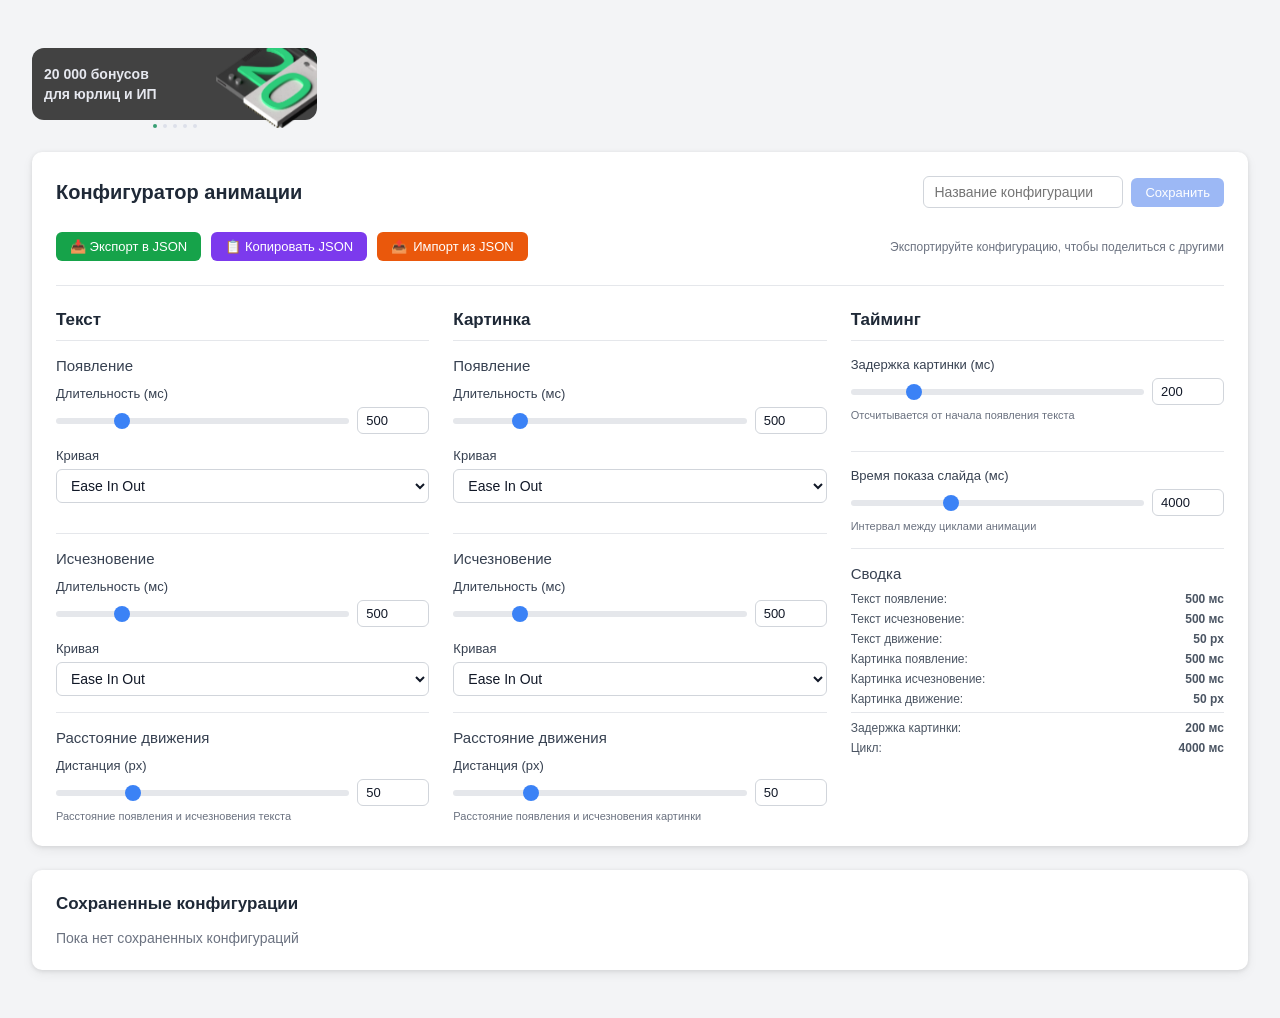
<file: index.html>
<!DOCTYPE html>
<html lang="ru">
<head>
  <meta charset="utf-8" />
  <meta name="viewport" content="width=device-width, initial-scale=1" />
  <title>Конфигуратор анимации баннера</title>
  <style>
    *, *::before, *::after { box-sizing: border-box; margin: 0; padding: 0; }

    body {
      font-family: -apple-system, BlinkMacSystemFont, 'Segoe UI', Roboto, sans-serif;
      background: #f3f4f6;
      min-height: 100vh;
      color: #111827;
    }

    .page {
      display: flex;
      flex-direction: column;
      gap: 24px;
      padding: 48px 32px;
    }

    /* ── Banner ─────────────────────────────────────────────────────── */
    .banner-widget {
      display: flex;
      flex-direction: column;
      gap: 4px;
      width: 285px;
    }

    .banner-content {
      position: relative;
      height: 72px;
      border-radius: 12px;
      background: #424242;
    }

    /* Image slot */
    .banner-image-slot {
      position: absolute;
      height: 72px;
      left: 183px;
      top: 0;
      width: 102px;
      pointer-events: none;
    }

    .banner-image-mask {
      position: absolute;
      height: 104px;
      left: 0;
      top: -24px;
      width: 134px;
      mask-repeat: no-repeat;
      mask-position: 0px 24px;
      mask-size: 102px 80px;
      -webkit-mask-repeat: no-repeat;
      -webkit-mask-position: 0px 24px;
      -webkit-mask-size: 102px 80px;
    }

    .banner-image-overflow {
      position: absolute;
      inset: 0;
      overflow: hidden;
    }

    #banner-img {
      position: absolute;
      object-fit: cover;
      display: block;
    }

    /* Text slot */
    .banner-text-slot {
      position: absolute;
      left: 12px;
      top: 16px;
      width: 171px;
      overflow: hidden;
    }

    #banner-text {
      display: flex;
      flex-direction: column;
      align-items: flex-start;
      width: 100%;
    }

    .banner-text-p {
      font-family: 'SB Sans Interface', -apple-system, sans-serif;
      font-weight: 600;
      font-size: 14px;
      line-height: 20px;
      color: #e6e8ef;
      width: 100%;
    }

    /* Dots */
    .banner-dots {
      display: flex;
      justify-content: center;
      gap: 6px;
      height: 4px;
    }

    .banner-dot {
      width: 4px;
      height: 4px;
      border-radius: 4px;
      flex-shrink: 0;
      transition: background-color 300ms;
    }

    /* ── Card ───────────────────────────────────────────────────────── */
    .card {
      background: #fff;
      border-radius: 10px;
      box-shadow: 0 1px 4px rgba(0,0,0,.1), 0 4px 12px rgba(0,0,0,.06);
      padding: 24px;
      width: 100%;
    }

    /* ── Configurator ───────────────────────────────────────────────── */
    .cfg-header {
      display: flex;
      align-items: center;
      justify-content: space-between;
      margin-bottom: 24px;
      gap: 12px;
    }

    .cfg-title {
      font-size: 20px;
      font-weight: 600;
      color: #1f2937;
      white-space: nowrap;
    }

    .cfg-save-row {
      display: flex;
      align-items: center;
      gap: 8px;
    }

    .cfg-io-row {
      display: flex;
      align-items: center;
      flex-wrap: wrap;
      gap: 10px;
      margin-bottom: 24px;
      padding-bottom: 24px;
      border-bottom: 1px solid #e5e7eb;
    }

    .cfg-io-hint {
      font-size: 12px;
      color: #6b7280;
      margin-left: auto;
    }

    .cfg-grid {
      display: grid;
      grid-template-columns: 1fr 1fr 1fr;
      gap: 24px;
    }

    .cfg-col {
      display: flex;
      flex-direction: column;
      gap: 0;
    }

    .cfg-col-title {
      font-size: 17px;
      font-weight: 600;
      color: #1f2937;
      padding-bottom: 10px;
      border-bottom: 1px solid #e5e7eb;
      margin-bottom: 16px;
    }

    .cfg-section {
      padding-top: 16px;
      border-top: 1px solid #e5e7eb;
      margin-top: 16px;
    }

    .cfg-section-title {
      font-size: 15px;
      font-weight: 500;
      color: #374151;
      margin-bottom: 12px;
    }

    .cfg-field { margin-bottom: 14px; }
    .cfg-field:last-child { margin-bottom: 0; }

    .cfg-label {
      display: block;
      font-size: 13px;
      font-weight: 500;
      color: #374151;
      margin-bottom: 6px;
    }

    .cfg-hint {
      font-size: 11px;
      color: #6b7280;
      margin-top: 4px;
    }

    .cfg-row {
      display: flex;
      align-items: center;
      gap: 8px;
    }

    /* Summary */
    .cfg-summary { margin-top: 16px; padding-top: 16px; border-top: 1px solid #e5e7eb; }
    .cfg-summary-title { font-size: 15px; font-weight: 500; color: #374151; margin-bottom: 10px; }
    .cfg-sum-row {
      display: flex;
      justify-content: space-between;
      font-size: 12px;
      color: #4b5563;
      margin-bottom: 6px;
    }
    .cfg-sum-row.divider { padding-top: 8px; border-top: 1px solid #e5e7eb; margin-top: 2px; }
    .cfg-sum-val { font-weight: 600; }

    /* ── Saved ──────────────────────────────────────────────────────── */
    .saved-header { font-size: 17px; font-weight: 600; color: #1f2937; margin-bottom: 16px; }
    .saved-empty  { font-size: 14px; color: #6b7280; }

    .saved-grid {
      display: grid;
      grid-template-columns: repeat(3, 1fr);
      gap: 14px;
    }

    .saved-card {
      border: 1px solid #e5e7eb;
      border-radius: 8px;
      padding: 14px;
      transition: box-shadow 200ms;
    }
    .saved-card:hover { box-shadow: 0 2px 8px rgba(0,0,0,.1); }

    .saved-card-head {
      display: flex;
      align-items: flex-start;
      justify-content: space-between;
      margin-bottom: 10px;
    }
    .saved-card-name { font-weight: 600; color: #111827; font-size: 14px; }

    .saved-card-info { margin-bottom: 10px; }
    .saved-info-row {
      display: flex;
      justify-content: space-between;
      font-size: 12px;
      color: #4b5563;
      margin-bottom: 3px;
    }

    /* ── Form controls ──────────────────────────────────────────────── */
    input[type="text"],
    input[type="number"],
    select {
      border: 1px solid #d1d5db;
      border-radius: 6px;
      padding: 7px 10px;
      font-size: 14px;
      font-family: inherit;
      outline: none;
      transition: border-color 150ms, box-shadow 150ms;
      background: #fff;
      color: inherit;
    }

    input[type="text"]:focus,
    input[type="number"]:focus,
    select:focus {
      border-color: #3b82f6;
      box-shadow: 0 0 0 3px rgba(59,130,246,.2);
    }

    input[type="text"]   { min-width: 200px; }
    input[type="number"] { width: 72px; padding: 5px 8px; font-size: 13px; }
    select { width: 100%; cursor: pointer; }

    input[type="range"] {
      flex: 1;
      height: 6px;
      border-radius: 9999px;
      appearance: none;
      -webkit-appearance: none;
      background: #e5e7eb;
      cursor: pointer;
      outline: none;
      border: none;
      padding: 0;
    }
    input[type="range"]::-webkit-slider-thumb {
      -webkit-appearance: none;
      width: 16px;
      height: 16px;
      border-radius: 50%;
      background: #3b82f6;
      cursor: pointer;
      transition: background 150ms, transform 150ms;
    }
    input[type="range"]:hover::-webkit-slider-thumb { background: #2563eb; transform: scale(1.15); }

    /* ── Buttons ────────────────────────────────────────────────────── */
    .btn {
      display: inline-flex;
      align-items: center;
      gap: 6px;
      padding: 7px 14px;
      border: none;
      border-radius: 6px;
      font-size: 13px;
      font-weight: 500;
      font-family: inherit;
      cursor: pointer;
      transition: background 150ms, opacity 150ms;
      white-space: nowrap;
    }
    .btn:disabled { opacity: .45; cursor: default; }

    .btn-blue   { background: #2563eb; color: #fff; }
    .btn-blue:not(:disabled):hover { background: #1d4ed8; }

    .btn-green  { background: #16a34a; color: #fff; }
    .btn-green:hover { background: #15803d; }

    .btn-purple { background: #7c3aed; color: #fff; }
    .btn-purple:hover { background: #6d28d9; }

    .btn-orange { background: #ea580c; color: #fff; }
    .btn-orange:hover { background: #c2410c; }

    .btn-sm { padding: 5px 10px; font-size: 12px; }

    .btn-ghost-red {
      background: none;
      border: none;
      color: #ef4444;
      cursor: pointer;
      font-size: 13px;
      font-family: inherit;
      padding: 2px 5px;
      border-radius: 4px;
      transition: color 150ms, background 150ms;
    }
    .btn-ghost-red:hover { color: #b91c1c; background: #fee2e2; }

    label.btn { cursor: pointer; }
  </style>
</head>
<body>
<div class="page">

  <!-- ── Banner preview ─────────────────────────────────────────────── -->
  <div class="banner-widget">
    <div class="banner-content" id="banner-content">
      <div class="banner-image-slot">
        <div class="banner-image-mask" id="banner-image-mask">
          <div class="banner-image-overflow">
            <img id="banner-img" src="" alt="" />
          </div>
        </div>
      </div>
      <div class="banner-text-slot">
        <div id="banner-text">
          <p class="banner-text-p" id="banner-text-p"></p>
        </div>
      </div>
    </div>
    <div class="banner-dots" id="banner-dots"></div>
  </div>

  <!-- ── Configurator ───────────────────────────────────────────────── -->
  <div class="card">
    <div class="cfg-header">
      <h2 class="cfg-title">Конфигуратор анимации</h2>
      <div class="cfg-save-row">
        <input type="text" id="cfg-name" placeholder="Название конфигурации" />
        <button class="btn btn-blue" id="btn-save" disabled>Сохранить</button>
      </div>
    </div>

    <div class="cfg-io-row">
      <button class="btn btn-green"  id="btn-export">📥 Экспорт в JSON</button>
      <button class="btn btn-purple" id="btn-copy">📋 Копировать JSON</button>
      <label  class="btn btn-orange">
        📤 <span id="import-label">Импорт из JSON</span>
        <input type="file" id="file-import" accept=".json" style="display:none" />
      </label>
      <p class="cfg-io-hint">Экспортируйте конфигурацию, чтобы поделиться с другими</p>
    </div>

    <div class="cfg-grid">

      <!-- Текст -->
      <div class="cfg-col">
        <div class="cfg-col-title">Текст</div>

        <div class="cfg-section-title">Появление</div>
        <div class="cfg-field">
          <label class="cfg-label">Длительность (мс)</label>
          <div class="cfg-row">
            <input type="range"  id="textEntranceDuration-r" min="100" max="2000" step="50" />
            <input type="number" id="textEntranceDuration-n" />
          </div>
        </div>
        <div class="cfg-field">
          <label class="cfg-label">Кривая</label>
          <select id="textEntranceEase-s"></select>
        </div>

        <div class="cfg-section">
          <div class="cfg-section-title">Исчезновение</div>
          <div class="cfg-field">
            <label class="cfg-label">Длительность (мс)</label>
            <div class="cfg-row">
              <input type="range"  id="textExitDuration-r" min="100" max="2000" step="50" />
              <input type="number" id="textExitDuration-n" />
            </div>
          </div>
          <div class="cfg-field">
            <label class="cfg-label">Кривая</label>
            <select id="textExitEase-s"></select>
          </div>
        </div>

        <div class="cfg-section">
          <div class="cfg-section-title">Расстояние движения</div>
          <div class="cfg-field">
            <label class="cfg-label">Дистанция (px)</label>
            <div class="cfg-row">
              <input type="range"  id="textMovementDistance-r" min="0" max="200" step="5" />
              <input type="number" id="textMovementDistance-n" />
            </div>
            <p class="cfg-hint">Расстояние появления и исчезновения текста</p>
          </div>
        </div>
      </div>

      <!-- Картинка -->
      <div class="cfg-col">
        <div class="cfg-col-title">Картинка</div>

        <div class="cfg-section-title">Появление</div>
        <div class="cfg-field">
          <label class="cfg-label">Длительность (мс)</label>
          <div class="cfg-row">
            <input type="range"  id="imageEntranceDuration-r" min="100" max="2000" step="50" />
            <input type="number" id="imageEntranceDuration-n" />
          </div>
        </div>
        <div class="cfg-field">
          <label class="cfg-label">Кривая</label>
          <select id="imageEntranceEase-s"></select>
        </div>

        <div class="cfg-section">
          <div class="cfg-section-title">Исчезновение</div>
          <div class="cfg-field">
            <label class="cfg-label">Длительность (мс)</label>
            <div class="cfg-row">
              <input type="range"  id="imageExitDuration-r" min="100" max="2000" step="50" />
              <input type="number" id="imageExitDuration-n" />
            </div>
          </div>
          <div class="cfg-field">
            <label class="cfg-label">Кривая</label>
            <select id="imageExitEase-s"></select>
          </div>
        </div>

        <div class="cfg-section">
          <div class="cfg-section-title">Расстояние движения</div>
          <div class="cfg-field">
            <label class="cfg-label">Дистанция (px)</label>
            <div class="cfg-row">
              <input type="range"  id="imageMovementDistance-r" min="0" max="200" step="5" />
              <input type="number" id="imageMovementDistance-n" />
            </div>
            <p class="cfg-hint">Расстояние появления и исчезновения картинки</p>
          </div>
        </div>
      </div>

      <!-- Тайминг -->
      <div class="cfg-col">
        <div class="cfg-col-title">Тайминг</div>

        <div class="cfg-field">
          <label class="cfg-label">Задержка картинки (мс)</label>
          <div class="cfg-row">
            <input type="range"  id="imageDelay-r" min="0" max="1000" step="50" />
            <input type="number" id="imageDelay-n" />
          </div>
          <p class="cfg-hint">Отсчитывается от начала появления текста</p>
        </div>

        <div class="cfg-section">
          <div class="cfg-field">
            <label class="cfg-label">Время показа слайда (мс)</label>
            <div class="cfg-row">
              <input type="range"  id="cycleDelay-r" min="1000" max="10000" step="500" />
              <input type="number" id="cycleDelay-n" />
            </div>
            <p class="cfg-hint">Интервал между циклами анимации</p>
          </div>
        </div>

        <div class="cfg-summary">
          <div class="cfg-summary-title">Сводка</div>
          <div id="summary"></div>
        </div>
      </div>

    </div>
  </div>

  <!-- ── Saved configs ──────────────────────────────────────────────── -->
  <div class="card">
    <div class="saved-header" id="saved-title">Сохраненные конфигурации</div>
    <div id="saved-body"><p class="saved-empty">Пока нет сохраненных конфигураций</p></div>
  </div>

</div>
<script>
'use strict';

// ─── Data ──────────────────────────────────────────────────────────────────────

const IMAGES = {
  '030f2c4523c631db4da1a11e8a2f8fd7d2f25b52': 'images/030f2c4523c631db4da1a11e8a2f8fd7d2f25b52.webp',
  '13a87ebe8d52252380a917437a7ba97c4d34355e': 'images/13a87ebe8d52252380a917437a7ba97c4d34355e.avif',
  '16a9fde8a5bc0a83aedd938e24d56d8e72f2ae4b': 'images/16a9fde8a5bc0a83aedd938e24d56d8e72f2ae4b.webp',
  '9927ef591e6aeb63891cf432076b3467dfbd4777': 'images/9927ef591e6aeb63891cf432076b3467dfbd4777.webp',
  'd03a307bb2b6acb25a22f23a9520f7d71f4670fb': 'images/d03a307bb2b6acb25a22f23a9520f7d71f4670fb.webp',
};

const SLIDES = [
  { text: '20 000 бонусов\nдля юрлиц и ИП',
    image: IMAGES['030f2c4523c631db4da1a11e8a2f8fd7d2f25b52'],
    style: 'height:98.36%;left:0.98%;top:1.34%;width:98.04%' },
  { text: 'Переагрузка\nреферальной программы',
    image: IMAGES['d03a307bb2b6acb25a22f23a9520f7d71f4670fb'],
    style: 'height:115.39%;left:-6.87%;top:-7.05%;width:115.71%' },
  { text: 'Новые возможности\nдля бизнеса',
    image: IMAGES['16a9fde8a5bc0a83aedd938e24d56d8e72f2ae4b'],
    style: 'height:114.94%;left:-3.82%;top:-4.17%;width:108.35%' },
  { text: 'Специаьные условия\nдля партнеров',
    image: IMAGES['9927ef591e6aeb63891cf432076b3467dfbd4777'],
    style: 'height:98.92%;left:1.39%;top:-0.09%;width:97.22%' },
  { text: 'Бонусы до конца\nмарта 2026',
    image: IMAGES['13a87ebe8d52252380a917437a7ba97c4d34355e'],
    style: 'height:133.12%;left:-2.29%;top:-17.7%;width:103.66%' },
];

// Framer Motion ease → CSS cubic-bezier
const EASES = {
  linear:    'linear',
  easeIn:    'cubic-bezier(0.4,0,1,1)',
  easeOut:   'cubic-bezier(0,0,0.2,1)',
  easeInOut: 'cubic-bezier(0.4,0,0.2,1)',
  circIn:    'cubic-bezier(0.55,0,1,0.45)',
  circOut:   'cubic-bezier(0,0.55,0.45,1)',
  circInOut: 'cubic-bezier(0.85,0,0.15,1)',
  backIn:    'cubic-bezier(0.36,0,0.66,-0.56)',
  backOut:   'cubic-bezier(0.34,1.56,0.64,1)',
  backInOut: 'cubic-bezier(0.68,-0.6,0.32,1.6)',
};

const EASE_OPTIONS = [
  { value: 'linear',    label: 'Linear' },
  { value: 'easeIn',    label: 'Ease In' },
  { value: 'easeOut',   label: 'Ease Out' },
  { value: 'easeInOut', label: 'Ease In Out' },
  { value: 'circIn',    label: 'Circ In' },
  { value: 'circOut',   label: 'Circ Out' },
  { value: 'circInOut', label: 'Circ In Out' },
  { value: 'backIn',    label: 'Back In' },
  { value: 'backOut',   label: 'Back Out' },
  { value: 'backInOut', label: 'Back In Out' },
];

// SVG mask — rounded top-right corner shape (102×80, r=12)
const MASK_SVG = "data:image/svg+xml,%3Csvg%20preserveAspectRatio%3D%22none%22%20width%3D%22100%25%22%20height%3D%22100%25%22%20viewBox%3D%220%200%20102%2080%22%20fill%3D%22none%22%20xmlns%3D%22http%3A%2F%2Fwww.w3.org%2F2000%2Fsvg%22%3E%3Cpath%20d%3D%22M0%200H90C96.6274%200%20102%205.37258%20102%2012V80H0V0Z%22%20fill%3D%22%23000%22%2F%3E%3C%2Fsvg%3E";

// ─── State ─────────────────────────────────────────────────────────────────────

let config = {
  textEntranceDuration:  500,
  textEntranceEase:      'easeInOut',
  textExitDuration:      500,
  textExitEase:          'easeInOut',
  imageEntranceDuration: 500,
  imageEntranceEase:     'easeInOut',
  imageExitDuration:     500,
  imageExitEase:         'easeInOut',
  imageDelay:            200,
  cycleDelay:            4000,
  textMovementDistance:  50,
  imageMovementDistance: 50,
};

let savedConfigs   = [];
let currentIndex   = 0;
let transitionLock = false;
let bannerInterval = null;

// ─── DOM refs ──────────────────────────────────────────────────────────────────

const elImg      = document.getElementById('banner-img');
const elImgMask  = document.getElementById('banner-image-mask');
const elText     = document.getElementById('banner-text');
const elTextP    = document.getElementById('banner-text-p');
const elDots     = document.getElementById('banner-dots');

// ─── Banner animation ──────────────────────────────────────────────────────────

// Apply SVG mask
elImgMask.style.maskImage         = `url('${MASK_SVG}')`;
elImgMask.style.webkitMaskImage   = `url('${MASK_SVG}')`;

/**
 * Run a Web Animations API transition on an element.
 * Duration is multiplied by 0.6 to match Framer Motion's opacity/x shorthand.
 */
function wanim(el, from, to, durationMs, ease) {
  el.getAnimations().forEach(a => a.cancel());
  return el.animate([from, to], {
    duration: Math.max(10, Math.round(durationMs * 0.6)),
    easing:   EASES[ease] || 'ease',
    fill:     'both',
  });
}

function slideIn(el, dx, dur, ease) {
  return wanim(el,
    { opacity: 0, transform: `translateX(${dx}px)` },
    { opacity: 1, transform: 'translateX(0)' },
    dur, ease
  );
}

function slideOut(el, dx, dur, ease) {
  return wanim(el,
    { opacity: 1, transform: 'translateX(0)' },
    { opacity: 0, transform: `translateX(${dx}px)` },
    dur, ease
  );
}

// direction = "reverse" (used for the preview banner):
// text  : enters from LEFT (dx = -distance), exits LEFT
// image : enters from RIGHT (dx = +distance), exits RIGHT
function textIn()  { return slideIn (elText, -config.textMovementDistance,  config.textEntranceDuration,  config.textEntranceEase); }
function textOut() { return slideOut(elText, -config.textMovementDistance,  config.textExitDuration,      config.textExitEase);     }
function imgIn()   { return slideIn (elImg,   config.imageMovementDistance, config.imageEntranceDuration, config.imageEntranceEase); }
function imgOut()  { return slideOut(elImg,   config.imageMovementDistance, config.imageExitDuration,     config.imageExitEase);    }

function renderSlide(idx) {
  const s = SLIDES[idx];
  elImg.src        = s.image;
  elImg.style.cssText = 'position:absolute;object-fit:cover;display:block;' + s.style;
  const lines = s.text.split('\n');
  elTextP.innerHTML = lines.map((l, i) => i < lines.length - 1 ? l + '<br>' : l).join('');
}

function renderDots(active) {
  elDots.innerHTML = '';
  SLIDES.forEach((_, i) => {
    const d = document.createElement('div');
    d.className = 'banner-dot';
    d.style.backgroundColor = i === active ? '#389f74' : '#dde0ea';
    elDots.appendChild(d);
  });
}

function runCycle() {
  if (transitionLock) return;
  transitionLock = true;

  // 1. Hide text now
  textOut();

  // 2. Hide image after imageDelay
  setTimeout(() => {
    imgOut();

    // 3. Advance slide after 500ms gap
    setTimeout(() => {
      currentIndex = (currentIndex + 1) % SLIDES.length;
      renderSlide(currentIndex);
      renderDots(currentIndex);

      // 4. Show text
      textIn();

      // 5. Show image after imageDelay
      setTimeout(() => {
        imgIn();
        transitionLock = false;
      }, config.imageDelay);

    }, 500);
  }, config.imageDelay);
}

function startBanner() {
  renderSlide(currentIndex);
  renderDots(currentIndex);
  textIn();
  imgIn();
  bannerInterval = setInterval(runCycle, config.cycleDelay);
}

function stopBanner() {
  clearInterval(bannerInterval);
  bannerInterval = null;
  transitionLock = false;
}

function restartBanner() {
  stopBanner();
  currentIndex = 0;
  startBanner();
}

// ─── Configurator controls ─────────────────────────────────────────────────────

function populateSelects() {
  ['textEntranceEase-s', 'textExitEase-s', 'imageEntranceEase-s', 'imageExitEase-s']
    .forEach(id => {
      const sel = document.getElementById(id);
      EASE_OPTIONS.forEach(o => {
        const opt = document.createElement('option');
        opt.value = o.value;
        opt.textContent = o.label;
        sel.appendChild(opt);
      });
    });
}

function syncUI() {
  [
    ['textEntranceDuration',  'textEntranceDuration-r',  'textEntranceDuration-n'],
    ['textExitDuration',      'textExitDuration-r',      'textExitDuration-n'],
    ['imageEntranceDuration', 'imageEntranceDuration-r', 'imageEntranceDuration-n'],
    ['imageExitDuration',     'imageExitDuration-r',     'imageExitDuration-n'],
    ['textMovementDistance',  'textMovementDistance-r',  'textMovementDistance-n'],
    ['imageMovementDistance', 'imageMovementDistance-r', 'imageMovementDistance-n'],
    ['imageDelay',            'imageDelay-r',            'imageDelay-n'],
    ['cycleDelay',            'cycleDelay-r',            'cycleDelay-n'],
  ].forEach(([key, rid, nid]) => {
    document.getElementById(rid).value = config[key];
    document.getElementById(nid).value = config[key];
  });

  ['textEntranceEase', 'textExitEase', 'imageEntranceEase', 'imageExitEase'].forEach(key => {
    document.getElementById(key + '-s').value = config[key];
  });

  renderSummary();
}

function renderSummary() {
  const rows = [
    ['Текст появление:',       config.textEntranceDuration  + ' мс'],
    ['Текст исчезновение:',    config.textExitDuration      + ' мс'],
    ['Текст движение:',        config.textMovementDistance  + ' px'],
    ['Картинка появление:',    config.imageEntranceDuration + ' мс'],
    ['Картинка исчезновение:', config.imageExitDuration     + ' мс'],
    ['Картинка движение:',     config.imageMovementDistance + ' px'],
    ['Задержка картинки:',     config.imageDelay            + ' мс', true],
    ['Цикл:',                  config.cycleDelay            + ' мс'],
  ];
  document.getElementById('summary').innerHTML = rows.map(([label, val, div]) =>
    `<div class="cfg-sum-row${div ? ' divider' : ''}"><span>${label}</span><span class="cfg-sum-val">${val}</span></div>`
  ).join('');
}

function bindSlider(key, min, max) {
  const r = document.getElementById(key + '-r');
  const n = document.getElementById(key + '-n');

  function apply(raw) {
    let v = parseInt(raw, 10);
    if (isNaN(v)) v = min;
    v = Math.max(min, Math.min(max, v));
    config[key] = v;
    r.value = v;
    n.value = v;
    renderSummary();
    restartBanner();
  }

  r.addEventListener('input',  () => apply(r.value));
  n.addEventListener('change', () => apply(n.value));
}

function bindSelect(key) {
  const s = document.getElementById(key + '-s');
  s.addEventListener('change', () => {
    config[key] = s.value;
    restartBanner();
  });
}

function bindAllControls() {
  bindSlider('textEntranceDuration',  100, 2000);
  bindSlider('textExitDuration',      100, 2000);
  bindSlider('imageEntranceDuration', 100, 2000);
  bindSlider('imageExitDuration',     100, 2000);
  bindSlider('textMovementDistance',    0, 200);
  bindSlider('imageMovementDistance',   0, 200);
  bindSlider('imageDelay',              0, 1000);
  bindSlider('cycleDelay',           1000, 10000);

  bindSelect('textEntranceEase');
  bindSelect('textExitEase');
  bindSelect('imageEntranceEase');
  bindSelect('imageExitEase');
}

// ─── Save / Export / Import ────────────────────────────────────────────────────

const cfgNameInput  = document.getElementById('cfg-name');
const btnSave       = document.getElementById('btn-save');

cfgNameInput.addEventListener('input', () => {
  btnSave.disabled = !cfgNameInput.value.trim();
});

btnSave.addEventListener('click', () => {
  const name = cfgNameInput.value.trim();
  if (!name) return;
  savedConfigs.push({ id: String(Date.now()), name, config: Object.assign({}, config) });
  cfgNameInput.value = '';
  btnSave.disabled = true;
  renderSaved();
});

document.getElementById('btn-export').addEventListener('click', () => {
  const blob = new Blob([JSON.stringify(config, null, 2)], { type: 'application/json' });
  const url  = URL.createObjectURL(blob);
  const a    = Object.assign(document.createElement('a'), { href: url, download: `animation-config-${Date.now()}.json` });
  document.body.appendChild(a);
  a.click();
  document.body.removeChild(a);
  URL.revokeObjectURL(url);
});

document.getElementById('btn-copy').addEventListener('click', async () => {
  const btn = document.getElementById('btn-copy');
  try {
    await navigator.clipboard.writeText(JSON.stringify(config, null, 2));
    btn.textContent = '✅ Скопировано!';
    setTimeout(() => { btn.innerHTML = '📋 Копировать JSON'; }, 2000);
  } catch (e) {
    console.error('Failed to copy:', e);
  }
});

document.getElementById('file-import').addEventListener('change', function () {
  const file = this.files?.[0];
  if (!file) return;
  const reader = new FileReader();
  reader.onload = ev => {
    try {
      const parsed = JSON.parse(ev.target.result);
      if (isValidConfig(parsed)) {
        Object.assign(config, parsed);
        syncUI();
        restartBanner();
        const lbl = document.getElementById('import-label');
        lbl.textContent = 'Импортировано!';
        setTimeout(() => { lbl.textContent = 'Импорт из JSON'; }, 2000);
      } else {
        alert('Неверный формат файла конфигурации');
      }
    } catch (err) {
      alert('Ошибка при чтении файла');
      console.error('Import error:', err);
    }
  };
  reader.readAsText(file);
  this.value = '';
});

function isValidConfig(c) {
  const nums = ['textEntranceDuration','textExitDuration','imageEntranceDuration',
                'imageExitDuration','imageDelay','cycleDelay','textMovementDistance','imageMovementDistance'];
  const strs = ['textEntranceEase','textExitEase','imageEntranceEase','imageExitEase'];
  return nums.every(k => typeof c[k] === 'number') && strs.every(k => typeof c[k] === 'string');
}

// ─── Saved configs ─────────────────────────────────────────────────────────────

function esc(s) {
  return s.replace(/&/g,'&amp;').replace(/</g,'&lt;').replace(/>/g,'&gt;').replace(/"/g,'&quot;');
}

function renderSaved() {
  const titleEl = document.getElementById('saved-title');
  const bodyEl  = document.getElementById('saved-body');

  if (!savedConfigs.length) {
    titleEl.textContent = 'Сохраненные конфигурации';
    bodyEl.innerHTML = '<p class="saved-empty">Пока нет сохраненных конфигураций</p>';
    return;
  }

  titleEl.textContent = `Сохраненные конфигурации (${savedConfigs.length})`;

  bodyEl.innerHTML = `<div class="saved-grid">${savedConfigs.map(sc => `
    <div class="saved-card">
      <div class="saved-card-head">
        <span class="saved-card-name">${esc(sc.name)}</span>
        <button class="btn-ghost-red" data-del="${sc.id}" title="Удалить">✕</button>
      </div>
      <div class="saved-card-info">
        <div class="saved-info-row"><span>Текст вход/выход:</span><span>${sc.config.textEntranceDuration}/${sc.config.textExitDuration} мс</span></div>
        <div class="saved-info-row"><span>Картинка вход/выход:</span><span>${sc.config.imageEntranceDuration}/${sc.config.imageExitDuration} мс</span></div>
        <div class="saved-info-row"><span>Задержка:</span><span>${sc.config.imageDelay} мс</span></div>
        <div class="saved-info-row"><span>Цикл:</span><span>${sc.config.cycleDelay} мс</span></div>
      </div>
      <button class="btn btn-blue btn-sm" style="width:100%" data-apply="${sc.id}">Применить</button>
    </div>
  `).join('')}</div>`;

  bodyEl.querySelectorAll('[data-del]').forEach(btn => {
    btn.addEventListener('click', () => {
      savedConfigs = savedConfigs.filter(sc => sc.id !== btn.dataset.del);
      renderSaved();
    });
  });

  bodyEl.querySelectorAll('[data-apply]').forEach(btn => {
    btn.addEventListener('click', () => {
      const sc = savedConfigs.find(s => s.id === btn.dataset.apply);
      if (!sc) return;
      Object.assign(config, sc.config);
      syncUI();
      restartBanner();
    });
  });
}

// ─── Bootstrap ─────────────────────────────────────────────────────────────────

populateSelects();
syncUI();
bindAllControls();
renderSaved();
startBanner();
</script>
</body>
</html>
</file>
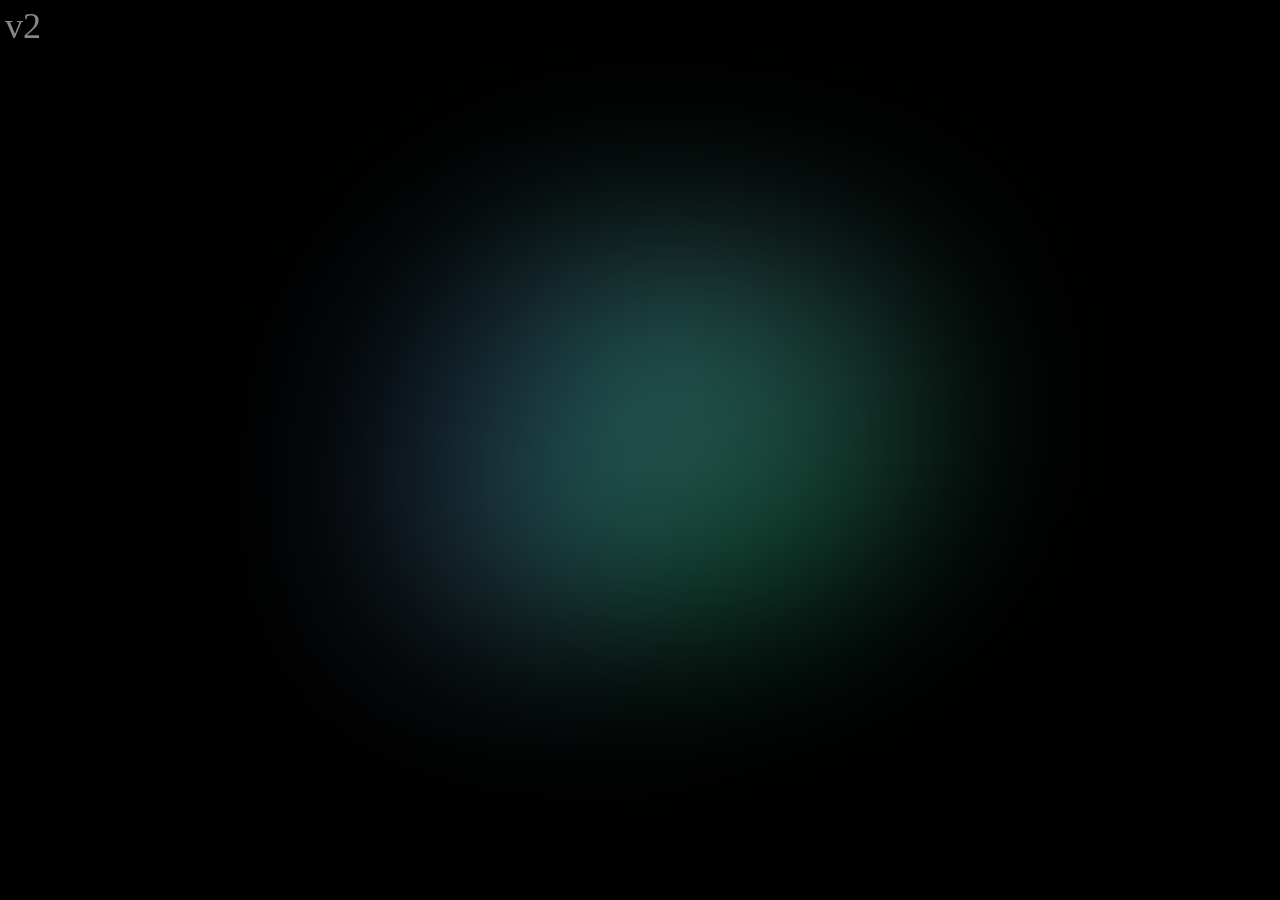
<file: anim-test/index.html>
<!DOCTYPE html>
<html lang="en">
  <head>
    <meta charset="UTF-8" />
    <title>Blob Animation</title>
    <style>
      body {
        margin: 0;
        background: #000;
        overflow: hidden;
      }

      .version {
        position: fixed;
        top: 5px;
        left: 5px;
        color: #888;
        font-size: 36px;
        padding: 0;
        margin: 0;
      }

      .animationWrapper {
        width: 100vw;
        height: 100vh;
        display: flex;
        justify-content: center;
        align-items: center;
      }

      .animation {
        width: 800px;
        height: 800px;
        filter: blur(80px);
      }

      @keyframes introFade {
        0% {
          opacity: var(--o-start);
          filter: brightness(1.2);
        }
        100% {
          opacity: var(--o-end);
          filter: brightness(1);
        }
      }

      /* Container shake (pure CSS imitation of your JS arrays) */
      .shake {
        width: 100%;
        height: 100%;
        animation: shakeRotate 40s ease-in-out infinite,
          shakeX 35s ease-in-out infinite, shakeY 38s ease-in-out infinite;
      }

      @keyframes shakeRotate {
        0% {
          transform: rotate(0deg);
        }
        25% {
          transform: rotate(3deg);
        }
        50% {
          transform: rotate(-2deg);
        }
        75% {
          transform: rotate(4deg);
        }
        100% {
          transform: rotate(0deg);
        }
      }

      @keyframes shakeX {
        0% {
          translate: 0 0;
        }
        25% {
          translate: -25px 0;
        }
        50% {
          translate: 30px 0;
        }
        75% {
          translate: -20px 0;
        }
        100% {
          translate: 0 0;
        }
      }

      @keyframes shakeY {
        0% {
          translate: 0 0;
        }
        25% {
          translate: 0 30px;
        }
        50% {
          translate: 0 -20px;
        }
        75% {
          translate: 0 35px;
        }
        100% {
          translate: 0 0;
        }
      }

      /* === Blob Animations (infinite loops) === */

      @keyframes blob1 {
        0% {
          rx: 180;
          ry: 140;
          cx: 300;
          cy: 350;
        }
        25% {
          rx: 200;
          ry: 120;
          cx: 320;
          cy: 330;
        }
        50% {
          rx: 160;
          ry: 155;
          cx: 280;
          cy: 370;
        }
        75% {
          rx: 190;
          ry: 130;
          cx: 310;
          cy: 340;
        }
        100% {
          rx: 180;
          ry: 140;
          cx: 300;
          cy: 350;
        }
      }

      @keyframes blob2 {
        0% {
          rx: 200;
          ry: 150;
          cx: 520;
          cy: 400;
        }
        25% {
          rx: 180;
          ry: 165;
          cx: 500;
          cy: 420;
        }
        50% {
          rx: 220;
          ry: 135;
          cx: 540;
          cy: 380;
        }
        75% {
          rx: 190;
          ry: 160;
          cx: 510;
          cy: 410;
        }
        100% {
          rx: 200;
          ry: 150;
          cx: 520;
          cy: 400;
        }
      }

      @keyframes blob3 {
        0% {
          rx: 160;
          ry: 120;
          cx: 380;
          cy: 250;
        }
        25% {
          rx: 175;
          ry: 110;
          cx: 365;
          cy: 270;
        }
        50% {
          rx: 145;
          ry: 130;
          cx: 395;
          cy: 230;
        }
        75% {
          rx: 170;
          ry: 115;
          cx: 375;
          cy: 260;
        }
        100% {
          rx: 160;
          ry: 120;
          cx: 380;
          cy: 250;
        }
      }

      @keyframes blob4 {
        0% {
          rx: 190;
          ry: 135;
          cx: 440;
          cy: 480;
        }
        25% {
          rx: 170;
          ry: 145;
          cx: 460;
          cy: 460;
        }
        50% {
          rx: 210;
          ry: 125;
          cx: 420;
          cy: 500;
        }
        75% {
          rx: 180;
          ry: 140;
          cx: 450;
          cy: 470;
        }
        100% {
          rx: 190;
          ry: 135;
          cx: 440;
          cy: 480;
        }
      }

      @keyframes blob5 {
        0% {
          rx: 170;
          ry: 125;
          cx: 280;
          cy: 500;
        }
        25% {
          rx: 185;
          ry: 115;
          cx: 295;
          cy: 485;
        }
        50% {
          rx: 155;
          ry: 135;
          cx: 265;
          cy: 515;
        }
        75% {
          rx: 180;
          ry: 120;
          cx: 290;
          cy: 490;
        }
        100% {
          rx: 170;
          ry: 125;
          cx: 280;
          cy: 500;
        }
      }

      @keyframes blob6 {
        0% {
          rx: 175;
          ry: 130;
          cx: 540;
          cy: 280;
        }
        25% {
          rx: 160;
          ry: 140;
          cx: 525;
          cy: 295;
        }
        50% {
          rx: 190;
          ry: 120;
          cx: 555;
          cy: 265;
        }
        75% {
          rx: 170;
          ry: 135;
          cx: 530;
          cy: 285;
        }
        100% {
          rx: 175;
          ry: 130;
          cx: 540;
          cy: 280;
        }
      }

      @keyframes op-blob1 {
        0% {
          opacity: 0.15;
        }
        25% {
          opacity: 0.28;
        }
        50% {
          opacity: 0.08;
        }
        75% {
          opacity: 0.2;
        }
        100% {
          opacity: 0.15;
        }
      }

      @keyframes op-blob2 {
        0% {
          opacity: 0.18;
        }
        25% {
          opacity: 0.32;
        }
        50% {
          opacity: 0.1;
        }
        75% {
          opacity: 0.24;
        }
        100% {
          opacity: 0.18;
        }
      }

      @keyframes op-blob3 {
        0% {
          opacity: 0.12;
        }
        25% {
          opacity: 0.25;
        }
        50% {
          opacity: 0.06;
        }
        75% {
          opacity: 0.18;
        }
        100% {
          opacity: 0.12;
        }
      }

      @keyframes op-blob4 {
        0% {
          opacity: 0.16;
        }
        25% {
          opacity: 0.3;
        }
        50% {
          opacity: 0.09;
        }
        75% {
          opacity: 0.22;
        }
        100% {
          opacity: 0.16;
        }
      }

      @keyframes op-blob5 {
        0% {
          opacity: 0.14;
        }
        25% {
          opacity: 0.27;
        }
        50% {
          opacity: 0.07;
        }
        75% {
          opacity: 0.19;
        }
        100% {
          opacity: 0.14;
        }
      }

      @keyframes op-blob6 {
        0% {
          opacity: 0.13;
        }
        25% {
          opacity: 0.26;
        }
        50% {
          opacity: 0.05;
        }
        75% {
          opacity: 0.17;
        }
        100% {
          opacity: 0.13;
        }
      }

      /* durations match your JS */
      #blob1 {
        animation: introFade 2.5s ease-out forwards,
          blob1 28s ease-in-out infinite, op-blob1 28s ease-in-out infinite 2.5s;
      }
      #blob2 {
        animation: introFade 2.5s ease-out forwards,
          blob2 32s ease-in-out infinite, op-blob2 32s ease-in-out infinite 2.5s;
      }
      #blob3 {
        animation: introFade 2.5s ease-out forwards,
          blob3 30s ease-in-out infinite, op-blob3 30s ease-in-out infinite 2.5s;
      }
      #blob4 {
        animation: introFade 2.5s ease-out forwards,
          blob4 35s ease-in-out infinite, op-blob4 35s ease-in-out infinite 2.5s;
      }
      #blob5 {
        animation: introFade 2.5s ease-out forwards,
          blob5 33s ease-in-out infinite, op-blob5 33s ease-in-out infinite 2.5s;
      }
      #blob6 {
        animation: introFade 2.5s ease-out forwards,
          blob6 29s ease-in-out infinite, op-blob6 29s ease-in-out infinite 2.5s;
      }
    </style>
  </head>

  <body>
    <p class="version">v2</p>
    <div class="animationWrapper">
      <div class="animation">
        <div class="shake">
          <svg width="100%" height="100%" viewBox="0 0 800 800">
            <!-- Blob 1 -->
            <ellipse
              id="blob1"
              fill="#5EB1FF"
              style="--o-start: 0.9; --o-end: 0.15"
              cx="300"
              cy="350"
              rx="180"
              ry="140"
            />

            <!-- Blob 2 -->
            <ellipse
              id="blob2"
              fill="url(#g1)"
              style="--o-start: 1; --o-end: 0.18"
              cx="520"
              cy="400"
              rx="200"
              ry="150"
            />

            <!-- Blob 3 -->
            <ellipse
              id="blob3"
              fill="#62D7C4"
              style="--o-start: 0.85; --o-end: 0.12"
              cx="380"
              cy="250"
              rx="160"
              ry="120"
            />

            <!-- Blob 4 -->
            <ellipse
              id="blob4"
              fill="#26D07C"
              style="--o-start: 0.95; --o-end: 0.16"
              cx="440"
              cy="480"
              rx="190"
              ry="135"
            />

            <!-- Blob 5 -->
            <ellipse
              id="blob5"
              fill="#78B9EC"
              style="--o-start: 0.8; --o-end: 0.14"
              cx="280"
              cy="500"
              rx="170"
              ry="125"
            />

            <!-- Blob 6 -->
            <ellipse
              id="blob6"
              fill="url(#g2)"
              style="--o-start: 0.88; --o-end: 0.13"
              cx="540"
              cy="280"
              rx="175"
              ry="130"
            />

            <defs>
              <radialGradient id="g1" cx="0.5" cy="0.5" r="0.5">
                <stop offset="0%" stop-color="#7CB5F2" />
                <stop offset="20%" stop-color="#70C6DD" />
                <stop offset="40%" stop-color="#64D8C7" />
                <stop offset="60%" stop-color="#54D5B3" />
                <stop offset="80%" stop-color="#40D39C" />
                <stop offset="100%" stop-color="#26D07C" />
              </radialGradient>

              <radialGradient id="g2" cx="0.4" cy="0.4" r="0.6">
                <stop offset="0%" stop-color="#78B9EC" />
                <stop offset="30%" stop-color="#70C6DD" />
                <stop offset="50%" stop-color="#5FD7C2" />
                <stop offset="70%" stop-color="#62D7C4" />
                <stop offset="100%" stop-color="#54D5B3" />
              </radialGradient>
            </defs>
          </svg>
        </div>
      </div>
    </div>
  </body>
</html>
</file>
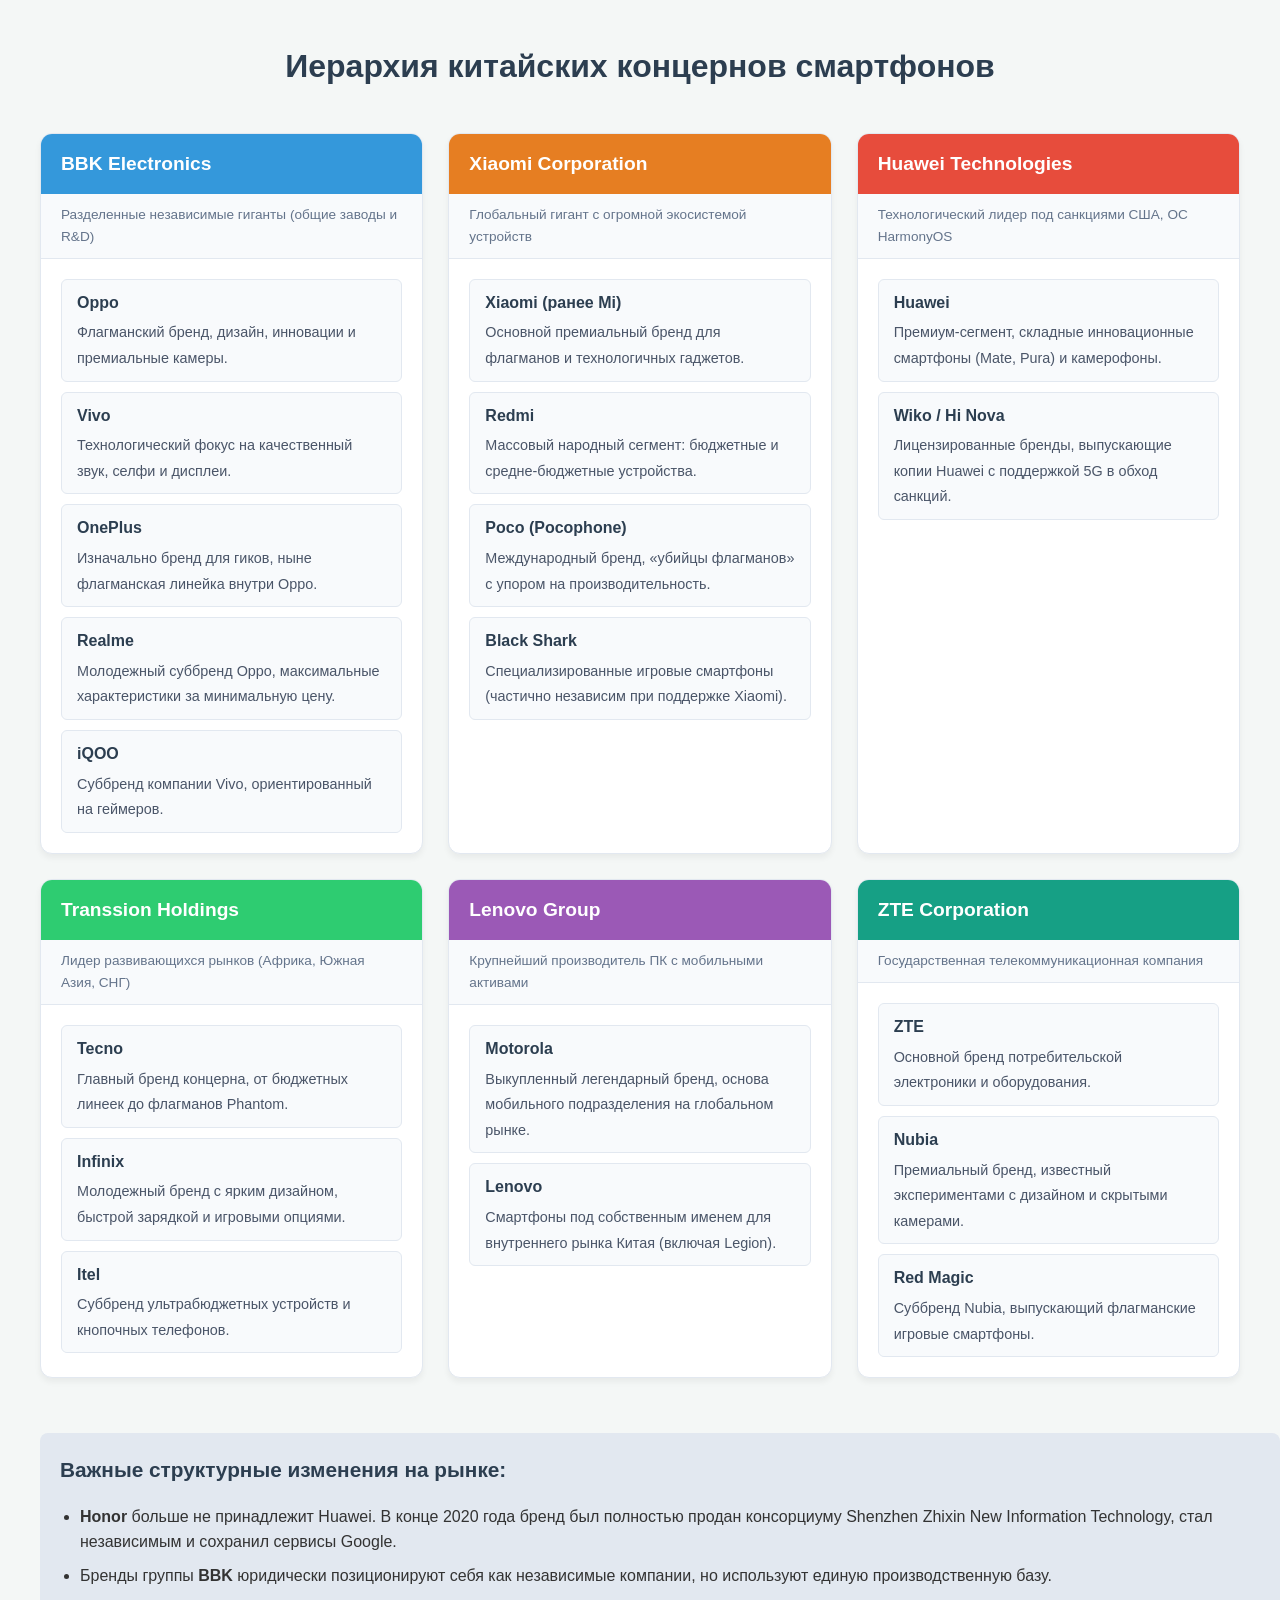
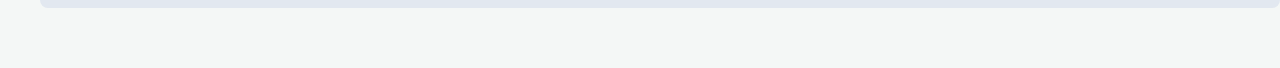
<file: china-phone/index.html>
<!doctype html>
<html lang="ru">
  <head>
    <meta charset="UTF-8" />
    <meta name="viewport" content="width=device-width, initial-scale=1.0" />
    <title>Иерархия китайских концернов смартфонов</title>
    <style>
      :root {
        --bg-color: #f4f7f6;
        --text-color: #333;
        --card-bg: #ffffff;
        --accent-color: #2c3e50;
        --border-color: #e2e8f0;
        --bbk-color: #3498db;
        --xiaomi-color: #e67e22;
        --huawei-color: #e74c3c;
        --transsion-color: #2ecc71;
        --lenovo-color: #9b59b6;
        --zte-color: #16a085;
      }
      body {
        font-family:
          -apple-system, BlinkMacSystemFont, 'Segoe UI', Roboto, Arial,
          sans-serif;
        background-color: var(--bg-color);
        color: var(--text-color);
        line-height: 1.6;
        margin: 0;
        padding: 20px;
      }
      .container {
        max-width: 1200px;
        margin: 0 auto;
      }
      h1 {
        text-align: center;
        color: var(--accent-color);
        margin-bottom: 40px;
      }
      .diagram-grid {
        display: grid;
        grid-template-columns: repeat(auto-fit, minmax(320px, 1fr));
        gap: 25px;
        margin-bottom: 40px;
      }
      .conglomerate-card {
        background: var(--card-bg);
        border-radius: 12px;
        box-shadow: 0 4px 6px rgba(0, 0, 0, 0.05);
        border: 1px solid var(--border-color);
        overflow: hidden;
        display: flex;
        flex-direction: column;
      }
      .card-header {
        padding: 15px 20px;
        color: white;
        font-size: 1.2rem;
        font-weight: bold;
      }
      .bbk {
        background-color: var(--bbk-color);
      }
      .xiaomi {
        background-color: var(--xiaomi-color);
      }
      .huawei {
        background-color: var(--huawei-color);
      }
      .transsion {
        background-color: var(--transsion-color);
      }
      .lenovo {
        background-color: var(--lenovo-color);
      }
      .zte {
        background-color: var(--zte-color);
      }
      .card-meta {
        background: #f8fafc;
        padding: 10px 20px;
        font-size: 0.85rem;
        color: #64748b;
        border-bottom: 1px solid var(--border-color);
      }
      .brands-list {
        list-style: none;
        padding: 20px;
        margin: 0;
        flex-grow: 1;
      }
      .brand-item {
        background: #f8fafc;
        border: 1px solid var(--border-color);
        border-radius: 6px;
        padding: 10px 15px;
        margin-bottom: 10px;
      }
      .brand-item:last-child {
        margin-bottom: 0;
      }
      .brand-name {
        font-weight: bold;
        color: var(--accent-color);
        display: block;
        margin-bottom: 4px;
      }
      .brand-desc {
        font-size: 0.9rem;
        color: #4a5568;
      }
      .notes-section {
        background: #e2e8f0;
        border-radius: 8px;
        padding: 20px;
        margin-top: 30px;
        width: 100%;
        grid-column: 1 / -1;
      }
      .notes-section h2 {
        margin-top: 0;
        font-size: 1.3rem;
        color: var(--accent-color);
      }
      .notes-list {
        padding-left: 20px;
        margin-bottom: 0;
      }
      .notes-list li {
        margin-bottom: 8px;
      }
      .notes-list li:last-child {
        margin-bottom: 0;
      }
    </style>
  </head>
  <body>
    <div class="container">
      <h1>Иерархия китайских концернов смартфонов</h1>
      <div class="diagram-grid">
        <div class="conglomerate-card">
          <div class="card-header bbk">BBK Electronics</div>
          <div class="card-meta">
            Разделенные независимые гиганты (общие заводы и R&D)
          </div>
          <ul class="brands-list">
            <li class="brand-item">
              <span class="brand-name">Oppo</span
              ><span class="brand-desc"
                >Флагманский бренд, дизайн, инновации и премиальные
                камеры.</span
              >
            </li>
            <li class="brand-item">
              <span class="brand-name">Vivo</span
              ><span class="brand-desc"
                >Технологический фокус на качественный звук, селфи и
                дисплеи.</span
              >
            </li>
            <li class="brand-item">
              <span class="brand-name">OnePlus</span
              ><span class="brand-desc"
                >Изначально бренд для гиков, ныне флагманская линейка внутри
                Oppo.</span
              >
            </li>
            <li class="brand-item">
              <span class="brand-name">Realme</span
              ><span class="brand-desc"
                >Молодежный суббренд Oppo, максимальные характеристики за
                минимальную цену.</span
              >
            </li>
            <li class="brand-item">
              <span class="brand-name">iQOO</span
              ><span class="brand-desc"
                >Суббренд компании Vivo, ориентированный на геймеров.</span
              >
            </li>
          </ul>
        </div>
        <div class="conglomerate-card">
          <div class="card-header xiaomi">Xiaomi Corporation</div>
          <div class="card-meta">
            Глобальный гигант с огромной экосистемой устройств
          </div>
          <ul class="brands-list">
            <li class="brand-item">
              <span class="brand-name">Xiaomi (ранее Mi)</span
              ><span class="brand-desc"
                >Основной премиальный бренд для флагманов и технологичных
                гаджетов.</span
              >
            </li>
            <li class="brand-item">
              <span class="brand-name">Redmi</span
              ><span class="brand-desc"
                >Массовый народный сегмент: бюджетные и средне-бюджетные
                устройства.</span
              >
            </li>
            <li class="brand-item">
              <span class="brand-name">Poco (Pocophone)</span
              ><span class="brand-desc"
                >Международный бренд, «убийцы флагманов» с упором на
                производительность.</span
              >
            </li>
            <li class="brand-item">
              <span class="brand-name">Black Shark</span
              ><span class="brand-desc"
                >Специализированные игровые смартфоны (частично независим при
                поддержке Xiaomi).</span
              >
            </li>
          </ul>
        </div>
        <div class="conglomerate-card">
          <div class="card-header huawei">Huawei Technologies</div>
          <div class="card-meta">
            Технологический лидер под санкциями США, ОС HarmonyOS
          </div>
          <ul class="brands-list">
            <li class="brand-item">
              <span class="brand-name">Huawei</span
              ><span class="brand-desc"
                >Премиум-сегмент, складные инновационные смартфоны (Mate, Pura)
                и камерофоны.</span
              >
            </li>
            <li class="brand-item">
              <span class="brand-name">Wiko / Hi Nova</span
              ><span class="brand-desc"
                >Лицензированные бренды, выпускающие копии Huawei с поддержкой
                5G в обход санкций.</span
              >
            </li>
          </ul>
        </div>
        <div class="conglomerate-card">
          <div class="card-header transsion">Transsion Holdings</div>
          <div class="card-meta">
            Лидер развивающихся рынков (Африка, Южная Азия, СНГ)
          </div>
          <ul class="brands-list">
            <li class="brand-item">
              <span class="brand-name">Tecno</span
              ><span class="brand-desc"
                >Главный бренд концерна, от бюджетных линеек до флагманов
                Phantom.</span
              >
            </li>
            <li class="brand-item">
              <span class="brand-name">Infinix</span
              ><span class="brand-desc"
                >Молодежный бренд с ярким дизайном, быстрой зарядкой и игровыми
                опциями.</span
              >
            </li>
            <li class="brand-item">
              <span class="brand-name">Itel</span
              ><span class="brand-desc"
                >Суббренд ультрабюджетных устройств и кнопочных телефонов.</span
              >
            </li>
          </ul>
        </div>
        <div class="conglomerate-card">
          <div class="card-header lenovo">Lenovo Group</div>
          <div class="card-meta">
            Крупнейший производитель ПК с мобильными активами
          </div>
          <ul class="brands-list">
            <li class="brand-item">
              <span class="brand-name">Motorola</span
              ><span class="brand-desc"
                >Выкупленный легендарный бренд, основа мобильного подразделения
                на глобальном рынке.</span
              >
            </li>
            <li class="brand-item">
              <span class="brand-name">Lenovo</span
              ><span class="brand-desc"
                >Смартфоны под собственным именем для внутреннего рынка Китая
                (включая Legion).</span
              >
            </li>
          </ul>
        </div>
        <div class="conglomerate-card">
          <div class="card-header zte">ZTE Corporation</div>
          <div class="card-meta">
            Государственная телекоммуникационная компания
          </div>
          <ul class="brands-list">
            <li class="brand-item">
              <span class="brand-name">ZTE</span
              ><span class="brand-desc"
                >Основной бренд потребительской электроники и
                оборудования.</span
              >
            </li>
            <li class="brand-item">
              <span class="brand-name">Nubia</span
              ><span class="brand-desc"
                >Премиальный бренд, известный экспериментами с дизайном и
                скрытыми камерами.</span
              >
            </li>
            <li class="brand-item">
              <span class="brand-name">Red Magic</span
              ><span class="brand-desc"
                >Суббренд Nubia, выпускающий флагманские игровые
                смартфоны.</span
              >
            </li>
          </ul>
        </div>
        <div class="notes-section">
          <h2>Важные структурные изменения на рынке:</h2>
          <ul class="notes-list">
            <li>
              <strong>Honor</strong> больше не принадлежит Huawei. В конце 2020
              года бренд был полностью продан консорциуму Shenzhen Zhixin New
              Information Technology, стал независимым и сохранил сервисы
              Google.
            </li>
            <li>
              Бренды группы <strong>BBK</strong> юридически позиционируют себя
              как независимые компании, но используют единую производственную
              базу.
            </li>
          </ul>
        </div>
      </div>
    </div>
  </body>
</html>
</file>
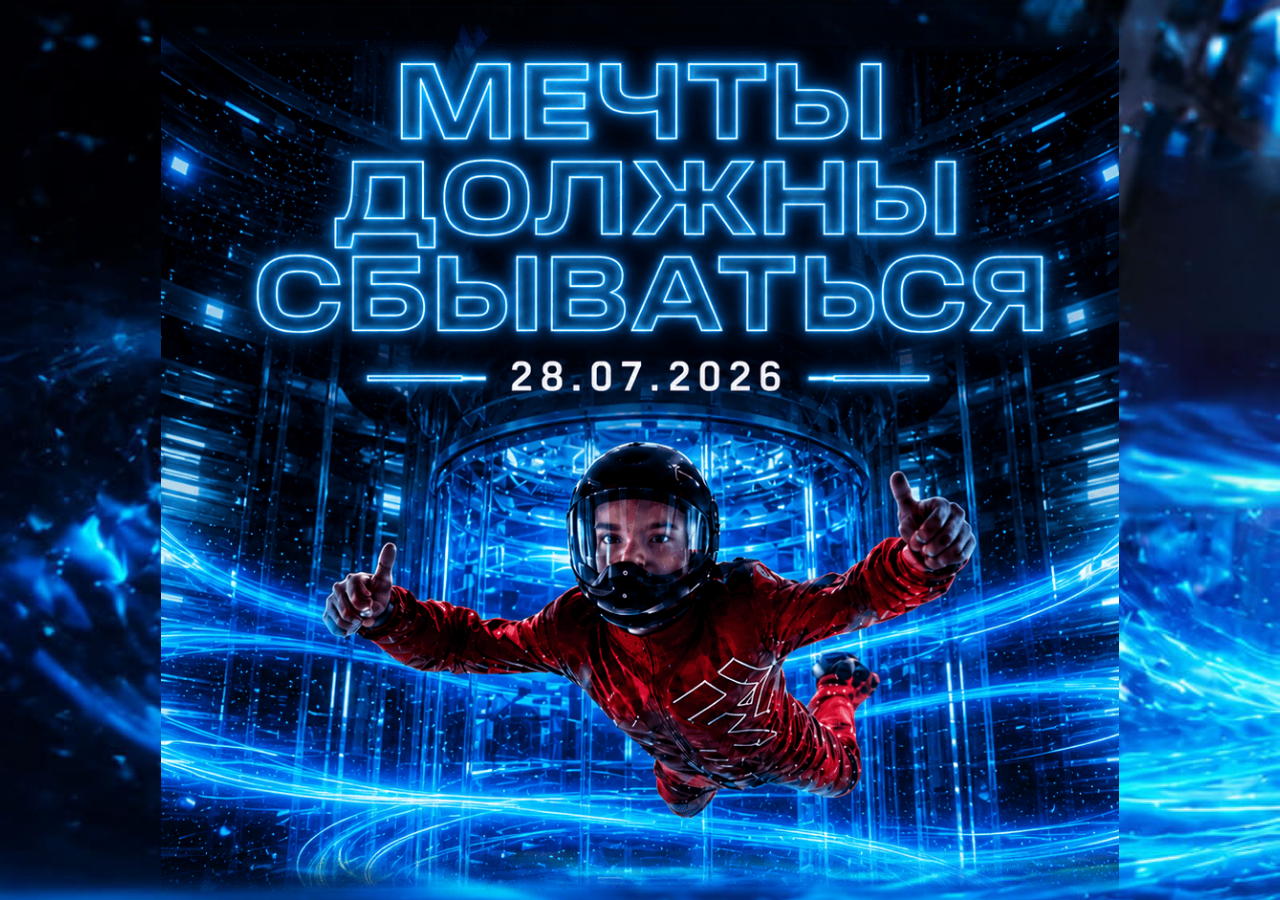
<file: f/index.html>
<!DOCTYPE html>
<html lang="ru">
<head>
  <meta charset="UTF-8" />
  <meta name="viewport" content="width=device-width, initial-scale=1, maximum-scale=1, viewport-fit=cover" />
  <title>Мечты должны сбываться | 28.07.2026</title>
  <style>
    *, *::before, *::after {
      box-sizing: border-box;
      margin: 0;
      padding: 0;
    }

    html, body {
      width: 100%;
      height: 100%;
      overflow: hidden;
      touch-action: none;
    }

    body {
      display: flex;
      align-items: center;
      justify-content: center;
      min-height: 100dvh;
      height: 100dvh;
      background: url("bg.jpg") center / cover no-repeat;
    }

    img {
      display: block;
      max-width: 100%;
      max-height: 100%;
      width: auto;
      height: auto;
      object-fit: contain;
      user-select: none;
      -webkit-user-drag: none;
      pointer-events: none;
    }
  </style>
</head>
<body>
  <img src="hb.png" alt="HB" />
</body>
</html>
</file>
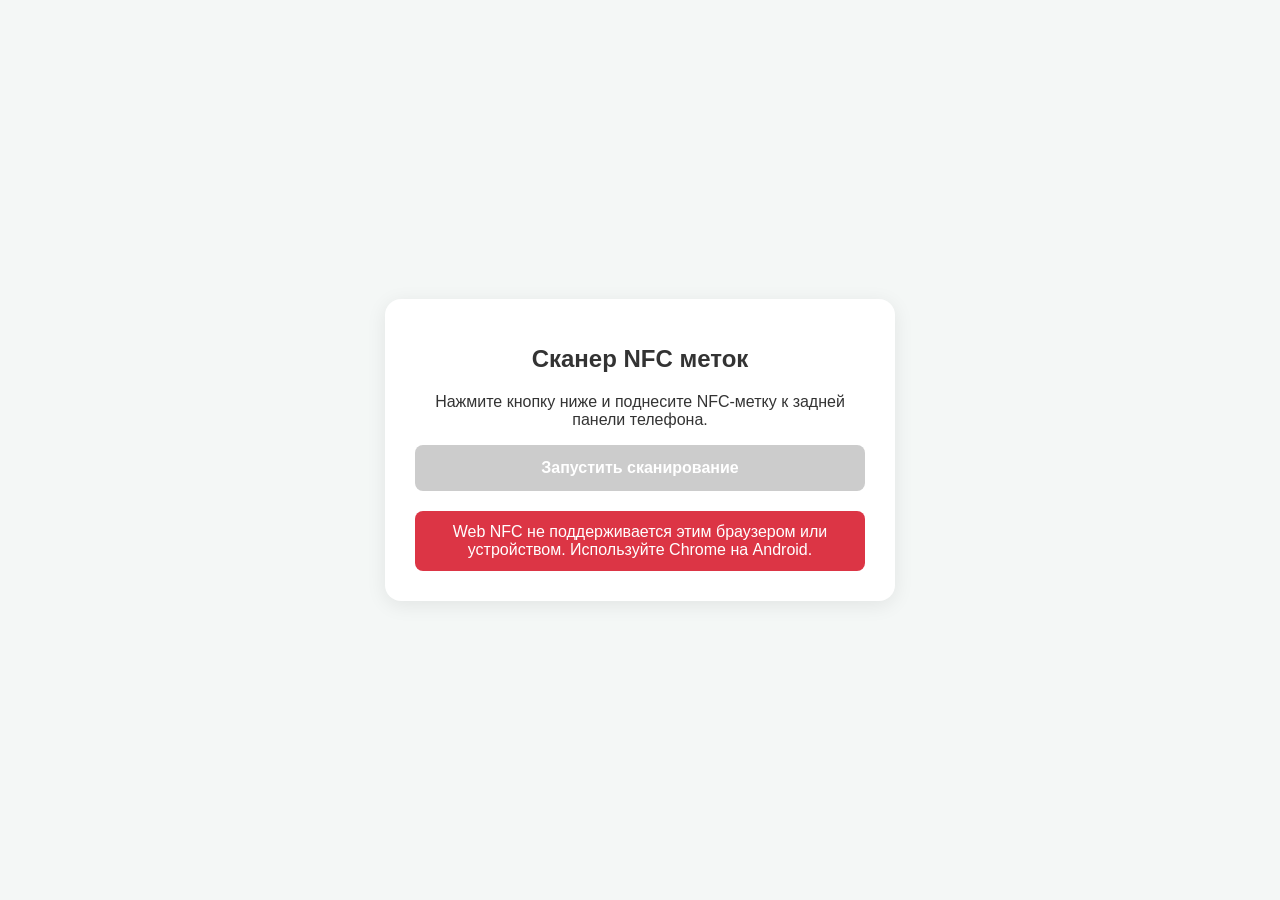
<file: nfc/index.html>
<!DOCTYPE html>
<html lang="ru">

<head>
    <meta charset="UTF-8">
    <meta name="viewport" content="width=device-width, initial-scale=1.0">
    <title>Web NFC Сканер</title>
    <style>
        :root {
            --bg-color: #f4f7f6;
            --card-bg: #ffffff;
            --primary: #007bff;
            --text: #333333;
            --success: #28a745;
            --error: #dc3545;
        }

        body {
            font-family: -apple-system, BlinkMacSystemFont, "Segoe UI", Roboto, sans-serif;
            background-color: var(--bg-color);
            color: var(--text);
            display: flex;
            justify-content: center;
            align-items: center;
            min-height: 100vh;
            margin: 0;
            padding: 20px;
            box-sizing: border-box;
        }

        .container {
            background: var(--card-bg);
            padding: 30px;
            border-radius: 16px;
            box-shadow: 0 4px 20px rgba(0, 0, 0, 0.08);
            width: 100%;
            max-width: 450px;
            text-align: center;
        }

        h1 {
            font-size: 24px;
            margin-bottom: 20px;
        }

        .btn {
            background-color: var(--primary);
            color: white;
            border: none;
            padding: 14px 28px;
            font-size: 16px;
            font-weight: bold;
            border-radius: 8px;
            cursor: pointer;
            width: 100%;
            transition: background 0.2s;
        }

        .btn:disabled {
            background-color: #cccccc;
            cursor: not-allowed;
        }

        #status {
            margin-top: 20px;
            padding: 12px;
            border-radius: 8px;
            font-weight: 500;
            background: #eee;
        }

        .info-box {
            margin-top: 20px;
            text-align: left;
            background: #f8f9fa;
            padding: 15px;
            border-radius: 8px;
            border-left: 4px solid var(--primary);
            word-break: break-all;
            display: none;
        }

        .info-box h3 {
            margin: 0 0 8px 0;
            font-size: 16px;
        }

        .error {
            color: white;
            background-color: var(--error) !important;
        }

        .success {
            color: white;
            background-color: var(--success) !important;
        }
    </style>
</head>

<body>

    <div class="container">
        <h1>Сканер NFC меток</h1>
        <p>Нажмите кнопку ниже и поднесите NFC-метку к задней панели телефона.</p>
        <button id="scanBtn" class="btn">Запустить сканирование</button>

        <div id="status">Ожидание запуска...</div>

        <div id="resultBox" class="info-box">
            <h3>Данные метки:</h3>
            <p><strong>ID (Серийный номер):</strong> <span id="tagId">-</span></p>
            <p><strong>Записи (NDEF):</strong></p>
            <div id="tagRecords"></div>
        </div>
    </div>

    <script>
        const scanBtn = document.getElementById('scanBtn');
        const statusDiv = document.getElementById('status');
        const resultBox = document.getElementById('resultBox');
        const tagIdSpan = document.getElementById('tagId');
        const tagRecordsDiv = document.getElementById('tagRecords');

        // Проверка поддержки Web NFC браузером
        if (!('NDEFReader' in window)) {
            statusDiv.textContent = "Web NFC не поддерживается этим браузером или устройством. Используйте Chrome на Android.";
            statusDiv.className = "error";
            scanBtn.disabled = true;
        }

        scanBtn.addEventListener('click', async () => {
            statusDiv.textContent = "Активация модуля NFC...";
            statusDiv.className = "";
            resultBox.style.display = "none";

            try {
                // Создаем экземпляр считывателя NDEF
                const ndef = new NDEFReader();

                // Запускаем процесс сканирования
                await ndef.scan();

                statusDiv.textContent = "Приложите NFC-метку к устройству...";
                statusDiv.className = "success";

                // Обработчик события успешного чтения метки
                ndef.addEventListener("reading", ({ message, serialNumber }) => {
                    // Отображаем блок с результатами
                    resultBox.style.display = "block";

                    // Выводим ID (серийный номер) метки
                    tagIdSpan.textContent = serialNumber || "Недоступен";

                    // Очищаем старые записи
                    tagRecordsDiv.innerHTML = "";

                    // Декодируем NDEF сообщения внутри метки
                    const textDecoder = new TextDecoder();

                    message.records.forEach((record, index) => {
                        const recordElement = document.createElement("p");
                        let content = "";

                        if (record.recordType === "text") {
                            content = textDecoder.decode(record.data);
                        } else if (record.recordType === "url") {
                            content = textDecoder.decode(record.data);
                        } else {
                            content = `[Тип данных: ${record.recordType}] (Бинарные данные)`;
                        }

                        recordElement.innerHTML = `Запись #${index + 1} (${record.recordType}): <strong>${content}</strong>`;
                        tagRecordsDiv.appendChild(recordElement);
                    });
                });

                // Обработчик ошибок чтения
                ndef.addEventListener("readingerror", () => {
                    statusDiv.textContent = "Ошибка чтения. Попробуйте приложить метку еще раз.";
                    statusDiv.className = "error";
                });

            } catch (error) {
                statusDiv.textContent = `Ошибка: ${error.message}`;
                statusDiv.className = "error";
                console.error("Ошибка сканирования NFC:", error);
            }
        });
    </script>

</body>

</html>
</file>
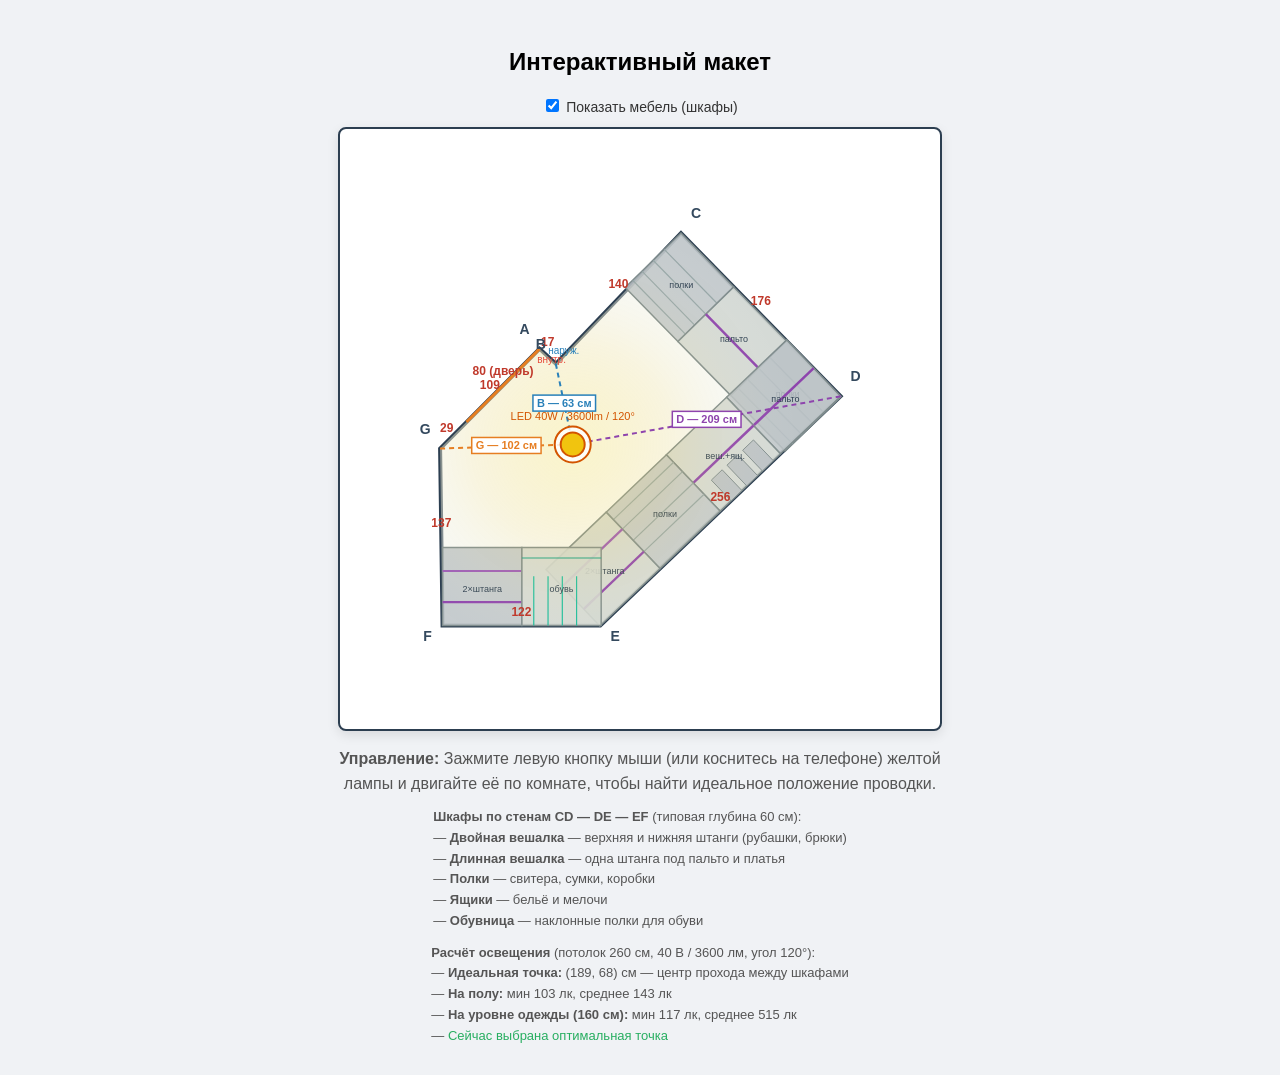
<file: wardrobe/index.html>
﻿<!doctype html>
<html lang="ru">
  <head>
    <meta charset="UTF-8" />
    <meta name="viewport" content="width=device-width, initial-scale=1" />
    <title>Макет гардеробной</title>
    <style>
      body {
        font-family: sans-serif;
        background: #f0f2f5;
        display: flex;
        flex-direction: column;
        align-items: center;
        padding: 20px;
      }
      canvas {
        background: #ffffff;
        border: 2px solid #2c3e50;
        border-radius: 8px;
        box-shadow: 0 4px 12px rgba(0, 0, 0, 0.1);
        cursor: move;
        touch-action: none;
        max-width: 100%;
        height: auto;
      }
      .info {
        margin-top: 15px;
        max-width: 640px;
        text-align: center;
        color: #555;
        line-height: 1.6;
      }
      .controls {
        margin-bottom: 12px;
        font-size: 14px;
        color: #333;
      }
      .controls label {
        cursor: pointer;
        user-select: none;
      }
      .legend {
        margin-top: 10px;
        font-size: 13px;
        text-align: left;
        display: inline-block;
      }
    </style>
  </head>
  <body>
    <h2>Интерактивный макет</h2>
    <div class="controls">
      <label><input type="checkbox" id="showCabinets" checked /> Показать мебель (шкафы)</label>
    </div>
    <canvas id="roomCanvas" width="600" height="600"></canvas>
    <div class="info">
      <b>Управление:</b> Зажмите левую кнопку мыши (или коснитесь на телефоне) желтой
      лампы и двигайте её по комнате, чтобы найти идеальное положение проводки.
      <div class="legend">
        <b>Шкафы по стенам CD — DE — EF</b> (типовая глубина 60 см):<br />
        — <b>Двойная вешалка</b> — верхняя и нижняя штанги (рубашки, брюки)<br />
        — <b>Длинная вешалка</b> — одна штанга под пальто и платья<br />
        — <b>Полки</b> — свитера, сумки, коробки<br />
        — <b>Ящики</b> — бельё и мелочи<br />
        — <b>Обувница</b> — наклонные полки для обуви
      </div>
      <div class="legend" id="luxStats"></div>
    </div>

    <script>
      const canvas = document.getElementById('roomCanvas');
      const ctx = canvas.getContext('2d');

      const SCALE = 1.3;
      const offsetX = -13;
      const offsetY = 227;
      const CABINET_DEPTH = 60;
      const CEILING_HEIGHT = 260;
      const LAMP_LUMENS = 3600;
      const LAMP_WATTS = 40;
      const BEAM_ANGLE = 120;
      const BEAM_HALF_RAD = ((BEAM_ANGLE / 2) * Math.PI) / 180;
      const BEAM_FLOOR_RADIUS = CEILING_HEIGHT * Math.tan(BEAM_HALF_RAD);
      const OPTIMAL_LAMP = { x: 189, y: 68 };
      const GA_WALL = 109;
      const GA_STUB = 29;
      const GA_DOOR = 80;

      const roomPoints = [
        { name: 'G', x: 87.0, y: 71.2 },
        { name: 'A', x: 163.5, y: -5.5 },
        { name: 'B', x: 176.0, y: 6.0 },
        { name: 'C', x: 272.3, y: -94.6 },
        { name: 'D', x: 395.1, y: 31.0 },
        { name: 'E', x: 210.2, y: 207.4 },
        { name: 'F', x: 88.9, y: 207.4 },
      ];

      const cabinetWalls = [
        {
          from: 'C',
          to: 'D',
          modules: [
            { width: 58, type: 'shelves', label: 'полки' },
            { width: 58, type: 'hang-long', label: 'пальто' },
            { width: 60, type: 'shelves', label: 'полки' },
          ],
        },
        {
          from: 'D',
          to: 'E',
          modules: [
            { width: 64, type: 'hang-long', label: 'пальто' },
            { width: 64, type: 'hang-drawers', label: 'веш.+ящ.' },
            { width: 64, type: 'shelves', label: 'полки' },
            { width: 64, type: 'hang-double', label: '2×штанга' },
          ],
        },
        {
          from: 'F',
          to: 'E',
          modules: [
            { width: 61, type: 'hang-double', label: '2×штанга' },
            { width: 61, type: 'shoes', label: 'обувь' },
          ],
        },
      ];

      let lamp = { x: OPTIMAL_LAMP.x, y: OPTIMAL_LAMP.y, radius: 12, isDragging: false };
      let showCabinets = true;

      function getPoint(name) {
        return roomPoints.find((p) => p.name === name);
      }
      const CABINET_WALL_KEYS = [
        ['C', 'D'],
        ['D', 'E'],
        ['F', 'E'],
      ];

      function distToSegment(px, py, p1, p2) {
        const dx = p2.x - p1.x;
        const dy = p2.y - p1.y;
        const len2 = dx * dx + dy * dy || 1;
        const t = Math.max(0, Math.min(1, ((px - p1.x) * dx + (py - p1.y) * dy) / len2));
        return Math.hypot(px - (p1.x + t * dx), py - (p1.y + t * dy));
      }

      function pointInRoom(x, y) {
        let inside = false;
        for (let i = 0; i < roomPoints.length; i++) {
          const p1 = roomPoints[i];
          const p2 = roomPoints[(i + 1) % roomPoints.length];
          if ((p1.y > y) !== (p2.y > y) && x < ((p2.x - p1.x) * (y - p1.y)) / (p2.y - p1.y) + p1.x) {
            inside = !inside;
          }
        }
        return inside;
      }

      function isWalkable(x, y) {
        if (!pointInRoom(x, y)) return false;
        return CABINET_WALL_KEYS.every(([a, b]) => {
          const p1 = getPoint(a);
          const p2 = getPoint(b);
          return distToSegment(x, y, p1, p2) >= CABINET_DEPTH - 1;
        });
      }

      function calcLux(lx, ly, fx, fy, fz = 0) {
        const dx = fx - lx;
        const dy = fy - ly;
        const dh = CEILING_HEIGHT - fz;
        const distCm = Math.hypot(dx, dy, dh);
        const cosTheta = dh / distCm;
        if (cosTheta < Math.cos(BEAM_HALF_RAD)) return 0;
        const distM = distCm / 100;
        return ((LAMP_LUMENS / Math.PI) * cosTheta ** 3) / (distM * distM);
      }

      function evaluateLighting(lx, ly) {
        const floor = [];
        const eye = [];
        for (let x = 75; x <= 385; x += 20) {
          for (let y = -85; y <= 215; y += 20) {
            if (!isWalkable(x, y)) continue;
            floor.push(calcLux(lx, ly, x, y, 0));
            eye.push(calcLux(lx, ly, x, y, 160));
          }
        }
        const avg = (arr) => arr.reduce((s, v) => s + v, 0) / arr.length;
        return {
          floorMin: Math.min(...floor),
          floorAvg: avg(floor),
          eyeMin: Math.min(...eye),
          eyeAvg: avg(eye),
        };
      }

      function clipToRoom() {
        ctx.beginPath();
        roomPoints.forEach((p, index) => {
          const cp = toCanvas(p);
          if (index === 0) ctx.moveTo(cp.x, cp.y);
          else ctx.lineTo(cp.x, cp.y);
        });
        ctx.closePath();
        ctx.clip();
      }

      function drawLightSpread(lx, ly) {
        const center = toCanvas({ x: lx, y: ly });
        const glowRadius = 175 * SCALE;
        const grad = ctx.createRadialGradient(
          center.x,
          center.y,
          0,
          center.x,
          center.y,
          glowRadius,
        );
        grad.addColorStop(0, 'rgba(255, 238, 130, 0.38)');
        grad.addColorStop(0.45, 'rgba(255, 220, 90, 0.16)');
        grad.addColorStop(1, 'rgba(255, 255, 255, 0)');

        ctx.save();
        clipToRoom();
        ctx.fillStyle = grad;
        ctx.fillRect(0, 0, canvas.width, canvas.height);
        ctx.restore();
      }

      function updateLuxStats(lx, ly) {
        const stats = evaluateLighting(lx, ly);
        const atOptimal = Math.hypot(lx - OPTIMAL_LAMP.x, ly - OPTIMAL_LAMP.y) < 2;
        const el = document.getElementById('luxStats');
        el.innerHTML =
          '<b>Расчёт освещения</b> (потолок ' +
          CEILING_HEIGHT +
          ' см, ' +
          LAMP_WATTS +
          ' В / ' +
          LAMP_LUMENS +
          ' лм, угол ' +
          BEAM_ANGLE +
          '°):<br>' +
          '— <b>Идеальная точка:</b> (' +
          OPTIMAL_LAMP.x +
          ', ' +
          OPTIMAL_LAMP.y +
          ') см — центр прохода между шкафами<br>' +
          '— <b>На полу:</b> мин ' +
          Math.round(stats.floorMin) +
          ' лк, среднее ' +
          Math.round(stats.floorAvg) +
          ' лк<br>' +
          '— <b>На уровне одежды (160 см):</b> мин ' +
          Math.round(stats.eyeMin) +
          ' лк, среднее ' +
          Math.round(stats.eyeAvg) +
          ' лк<br>' +

          (atOptimal
            ? '— <span style="color:#27ae60">Сейчас выбрана оптимальная точка</span>'
            : '— Сместите люстру к (' + OPTIMAL_LAMP.x + ', ' + OPTIMAL_LAMP.y + ') для равномерного света');
      }



      function drawLampDistanceLines() {
        const corners = [
          { name: 'G', color: '#e67e22' },
          { name: 'B', color: '#2980b9' },
          { name: 'D', color: '#8e44ad' },
        ];

        corners.forEach(({ name, color }) => {
          const corner = getPoint(name);
          const lengthCm = dist(corner, lamp);
          const c1 = toCanvas(corner);
          const c2 = toCanvas(lamp);
          const mx = (c1.x + c2.x) / 2;
          const my = (c1.y + c2.y) / 2;

          ctx.strokeStyle = color;
          ctx.lineWidth = 2;
          ctx.setLineDash([5, 4]);
          ctx.beginPath();
          ctx.moveTo(c1.x, c1.y);
          ctx.lineTo(c2.x, c2.y);
          ctx.stroke();
          ctx.setLineDash([]);

          ctx.fillStyle = '#ffffff';
          ctx.strokeStyle = color;
          ctx.lineWidth = 1.5;
          const label = name + ' — ' + Math.round(lengthCm) + ' см';
          ctx.font = 'bold 11px sans-serif';
          const tw = ctx.measureText(label).width;
          ctx.fillRect(mx - tw / 2 - 4, my - 9, tw + 8, 16);
          ctx.strokeRect(mx - tw / 2 - 4, my - 9, tw + 8, 16);
          ctx.fillStyle = color;
          ctx.textAlign = 'center';
          ctx.fillText(label, mx, my + 3);
        });
      }
      function toCanvas(pt) {
        return {
          x: offsetX + pt.x * SCALE,
          y: offsetY + pt.y * SCALE,
        };
      }

      function toCentimeters(mx, my) {
        return {
          x: (mx - offsetX) / SCALE,
          y: (my - offsetY) / SCALE,
        };
      }

      function dist(a, b) {
        return Math.hypot(b.x - a.x, b.y - a.y);
      }

      function normalize(v) {
        const len = Math.hypot(v.x, v.y) || 1;
        return { x: v.x / len, y: v.y / len };
      }

      function add(a, b, scale = 1) {
        return { x: a.x + b.x * scale, y: a.y + b.y * scale };
      }

      function lerp(a, b, t) {
        return { x: a.x + (b.x - a.x) * t, y: a.y + (b.y - a.y) * t };
      }

      function roomCentroid() {
        let area = 0;
        let cx = 0;
        let cy = 0;
        for (let i = 0; i < roomPoints.length; i++) {
          const p1 = roomPoints[i];
          const p2 = roomPoints[(i + 1) % roomPoints.length];
          const cross = p1.x * p2.y - p2.x * p1.y;
          area += cross;
          cx += (p1.x + p2.x) * cross;
          cy += (p1.y + p2.y) * cross;
        }
        area *= 0.5;
        return { x: cx / (6 * area), y: cy / (6 * area) };
      }

      function inwardNormal(p1, p2, center) {
        const wall = normalize({ x: p2.x - p1.x, y: p2.y - p1.y });
        let normal = { x: -wall.y, y: wall.x };
        const mid = lerp(p1, p2, 0.5);
        const toCenter = { x: center.x - mid.x, y: center.y - mid.y };
        if (normal.x * toCenter.x + normal.y * toCenter.y < 0) {
          normal = { x: -normal.x, y: -normal.y };
        }
        return normal;
      }

      function drawRod(from, to, color = '#8e44ad', width = 2) {
        const a = toCanvas(from);
        const b = toCanvas(to);
        ctx.strokeStyle = color;
        ctx.lineWidth = width;
        ctx.beginPath();
        ctx.moveTo(a.x, a.y);
        ctx.lineTo(b.x, b.y);
        ctx.stroke();
      }

      function drawShelfLine(from, to, color = '#95a5a6') {
        drawRod(from, to, color, 1.2);
      }

      function drawModuleInterior(wallA, wallB, inward, type, label) {
        const depthLines = {
          near: 18,
          mid: 30,
          far: 42,
          front: 52,
        };

        const leftNear = add(wallA, inward, depthLines.near);
        const rightNear = add(wallB, inward, depthLines.near);
        const leftMid = add(wallA, inward, depthLines.mid);
        const rightMid = add(wallB, inward, depthLines.mid);
        const leftFar = add(wallA, inward, depthLines.far);
        const rightFar = add(wallB, inward, depthLines.far);
        const leftFront = add(wallA, inward, depthLines.front);
        const rightFront = add(wallB, inward, depthLines.front);

        if (type === 'hang-long') {
          drawRod(leftMid, rightMid, '#8e44ad', 2.5);
        }

        if (type === 'hang-double') {
          drawRod(leftNear, rightNear, '#8e44ad', 2.2);
          drawRod(leftFar, rightFar, '#9b59b6', 2.2);
        }

        if (type === 'hang-drawers') {
          drawRod(leftMid, rightMid, '#8e44ad', 2.5);
          const drawerCount = 3;
          for (let i = 0; i < drawerCount; i++) {
            const t1 = 0.12 + i * 0.26;
            const t2 = t1 + 0.18;
            const p1 = lerp(wallA, wallB, t1);
            const p2 = lerp(wallA, wallB, t2);
            const p3 = add(p2, inward, 22);
            const p4 = add(p1, inward, 22);
            const c1 = toCanvas(p1);
            const c2 = toCanvas(p2);
            const c3 = toCanvas(p3);
            const c4 = toCanvas(p4);
            ctx.fillStyle = '#bdc3c7';
            ctx.strokeStyle = '#7f8c8d';
            ctx.lineWidth = 1;
            ctx.beginPath();
            ctx.moveTo(c1.x, c1.y);
            ctx.lineTo(c2.x, c2.y);
            ctx.lineTo(c3.x, c3.y);
            ctx.lineTo(c4.x, c4.y);
            ctx.closePath();
            ctx.fill();
            ctx.stroke();
          }
        }

        if (type === 'shelves') {
          [depthLines.near, depthLines.mid, depthLines.far, depthLines.front].forEach((d) => {
            drawShelfLine(add(wallA, inward, d), add(wallB, inward, d));
          });
        }

        if (type === 'shoes') {
          drawShelfLine(leftFront, rightFront, '#16a085', 1.5);
          const rows = 4;
          for (let i = 0; i < rows; i++) {
            const t = 0.15 + i * 0.18;
            const heel = lerp(wallA, wallB, t);
            const toe = add(heel, inward, 38);
            const c1 = toCanvas(heel);
            const c2 = toCanvas(toe);
            ctx.strokeStyle = '#1abc9c';
            ctx.lineWidth = 1.2;
            ctx.beginPath();
            ctx.moveTo(c1.x, c1.y);
            ctx.lineTo(c2.x, c2.y);
            ctx.stroke();
          }
        }

        const labelPoint = add(lerp(wallA, wallB, 0.5), inward, 28);
        const labelCanvas = toCanvas(labelPoint);
        ctx.fillStyle = '#2c3e50';
        ctx.font = '9px sans-serif';
        ctx.textAlign = 'center';
        ctx.fillText(label, labelCanvas.x, labelCanvas.y + 3);
      }

      function drawCabinets(center) {
        cabinetWalls.forEach((wallConfig) => {
          const p1 = getPoint(wallConfig.from);
          const p2 = getPoint(wallConfig.to);
          const wallDir = normalize({ x: p2.x - p1.x, y: p2.y - p1.y });
          const inward = inwardNormal(p1, p2, center);
          let pos = 0;

          wallConfig.modules.forEach((mod, index) => {
            const wallA = add(p1, wallDir, pos);
            const wallB = add(p1, wallDir, pos + mod.width);
            const innerA = add(wallA, inward, CABINET_DEPTH);
            const innerB = add(wallB, inward, CABINET_DEPTH);

            const cA = toCanvas(wallA);
            const cB = toCanvas(wallB);
            const iA = toCanvas(innerA);
            const iB = toCanvas(innerB);

            ctx.fillStyle = index % 2 === 0 ? 'rgba(189, 195, 199, 0.85)' : 'rgba(210, 215, 211, 0.9)';
            ctx.strokeStyle = '#7f8c8d';
            ctx.lineWidth = 1.5;
            ctx.beginPath();
            ctx.moveTo(cA.x, cA.y);
            ctx.lineTo(cB.x, cB.y);
            ctx.lineTo(iB.x, iB.y);
            ctx.lineTo(iA.x, iA.y);
            ctx.closePath();
            ctx.fill();
            ctx.stroke();

            drawModuleInterior(wallA, wallB, inward, mod.type, mod.label);
            pos += mod.width;
          });
        });
      }

      function drawRoom() {
        ctx.clearRect(0, 0, canvas.width, canvas.height);
        const center = roomCentroid();

        ctx.strokeStyle = '#2c3e50';
        ctx.lineWidth = 4;
        ctx.fillStyle = 'rgba(236, 240, 241, 0.4)';
        ctx.beginPath();
        roomPoints.forEach((p, index) => {
          let cp = toCanvas(p);
          if (index === 0) ctx.moveTo(cp.x, cp.y);
          else ctx.lineTo(cp.x, cp.y);
        });
        ctx.closePath();
        ctx.stroke();
        ctx.fill();

        if (showCabinets) {
          drawCabinets(center);
        }

        drawLightSpread(lamp.x, lamp.y);

        let lampPos = toCanvas(lamp);

        const cpG = toCanvas(roomPoints[0]);
        const cpA = toCanvas(roomPoints[1]);
        const stubT = GA_STUB / GA_WALL;
        const doorStart = {
          x: cpG.x + (cpA.x - cpG.x) * stubT,
          y: cpG.y + (cpA.y - cpG.y) * stubT,
        };
        ctx.strokeStyle = '#e67e22';
        ctx.lineWidth = 3;
        ctx.beginPath();
        ctx.moveTo(doorStart.x, doorStart.y);
        ctx.lineTo(cpA.x, cpA.y);
        ctx.stroke();

        ctx.fillStyle = '#c0392b';
        ctx.font = 'bold 12px sans-serif';
        ctx.textAlign = 'center';

        function drawWallLabel(p1, p2, text) {
          let cp1 = toCanvas(p1);
          let cp2 = toCanvas(p2);
          let mx = (cp1.x + cp2.x) / 2;
          let my = (cp1.y + cp2.y) / 2;
          ctx.fillText(text, mx, my - 10);
        }

        drawWallLabel(roomPoints[0], roomPoints[1], '109');
        drawWallLabel(
          roomPoints[0],
          {
            x: roomPoints[0].x + (roomPoints[1].x - roomPoints[0].x) * (GA_STUB / GA_WALL / 2),
            y: roomPoints[0].y + (roomPoints[1].y - roomPoints[0].y) * (GA_STUB / GA_WALL / 2),
          },
          '29',
        );
        drawWallLabel(
          {
            x: roomPoints[0].x + (roomPoints[1].x - roomPoints[0].x) * (GA_STUB / GA_WALL),
            y: roomPoints[0].y + (roomPoints[1].y - roomPoints[0].y) * (GA_STUB / GA_WALL),
          },
          roomPoints[1],
          '80 (дверь)',
        );
        drawWallLabel(roomPoints[1], roomPoints[2], '17');
        drawWallLabel(roomPoints[2], roomPoints[3], '140');
        drawWallLabel(roomPoints[3], roomPoints[4], '176');
        drawWallLabel(roomPoints[4], roomPoints[5], '256');
        drawWallLabel(roomPoints[5], roomPoints[6], '122');
        drawWallLabel(roomPoints[6], roomPoints[0], '137');

        ctx.fillStyle = '#34495e';
        ctx.font = 'bold 14px sans-serif';
        roomPoints.forEach((p) => {
          let cp = toCanvas(p);
          let offsetXLabel = p.x > 200 ? 15 : -15;
          let offsetYLabel = p.y > 120 ? 15 : -15;
          ctx.fillText(p.name, cp.x + offsetXLabel, cp.y + offsetYLabel);
        });

        ctx.font = '10px sans-serif';
        ctx.fillStyle = '#e74c3c';
        ctx.fillText('внутр.', cpA.x + 12, cpA.y + 14);

        let cpB = toCanvas(roomPoints[2]);
        ctx.fillStyle = '#2980b9';
        ctx.fillText('наруж.', cpB.x + 8, cpB.y - 10);

        drawLampDistanceLines();

        const opt = toCanvas(OPTIMAL_LAMP);
        ctx.strokeStyle = '#27ae60';
        ctx.lineWidth = 1.5;
        ctx.beginPath();
        ctx.moveTo(opt.x - 7, opt.y);
        ctx.lineTo(opt.x + 7, opt.y);
        ctx.moveTo(opt.x, opt.y - 7);
        ctx.lineTo(opt.x, opt.y + 7);
        ctx.stroke();

        ctx.beginPath();
        ctx.arc(lampPos.x, lampPos.y, 18, 0, 2 * Math.PI);
        ctx.fillStyle = 'rgba(255, 255, 255, 0.85)';
        ctx.strokeStyle = '#d35400';
        ctx.lineWidth = 2;
        ctx.fill();
        ctx.stroke();

        ctx.beginPath();
        ctx.arc(lampPos.x, lampPos.y, lamp.radius, 0, 2 * Math.PI);
        ctx.fillStyle = '#f1c40f';
        ctx.strokeStyle = '#d35400';
        ctx.lineWidth = 2;
        ctx.fill();
        ctx.stroke();

        ctx.fillStyle = '#d35400';
        ctx.font = '11px sans-serif';
        ctx.textAlign = 'center';
        ctx.fillText('LED ' + LAMP_WATTS + 'W / ' + LAMP_LUMENS + 'lm / ' + BEAM_ANGLE + '°', lampPos.x, lampPos.y - 24);
        if (!lamp.isDragging) {
          updateLuxStats(lamp.x, lamp.y);
        }
      }

      function getCanvasCoords(clientX, clientY) {
        const rect = canvas.getBoundingClientRect();
        const scaleX = canvas.width / rect.width;
        const scaleY = canvas.height / rect.height;
        return {
          x: (clientX - rect.left) * scaleX,
          y: (clientY - rect.top) * scaleY,
        };
      }

      function tryStartDrag(mx, my) {
        const lampPos = toCanvas(lamp);
        const distLamp = Math.hypot(mx - lampPos.x, my - lampPos.y);
        if (distLamp < lamp.radius + 10) {
          lamp.isDragging = true;
        }
      }

      function dragLamp(mx, my) {
        if (!lamp.isDragging) return;
        const cmPos = toCentimeters(mx, my);
        lamp.x = cmPos.x;
        lamp.y = cmPos.y;
        drawRoom();
      }

      function endDrag() {
        if (!lamp.isDragging) return;
        lamp.isDragging = false;
        drawRoom();
      }

      canvas.addEventListener('mousedown', (e) => {
        const { x, y } = getCanvasCoords(e.clientX, e.clientY);
        tryStartDrag(x, y);
      });

      canvas.addEventListener('mousemove', (e) => {
        const { x, y } = getCanvasCoords(e.clientX, e.clientY);
        dragLamp(x, y);
      });

      canvas.addEventListener('mouseup', endDrag);
      canvas.addEventListener('mouseleave', endDrag);

      canvas.addEventListener(
        'touchstart',
        (e) => {
          if (e.touches.length !== 1) return;
          const touch = e.touches[0];
          const { x, y } = getCanvasCoords(touch.clientX, touch.clientY);
          tryStartDrag(x, y);
          if (lamp.isDragging) e.preventDefault();
        },
        { passive: false }
      );

      canvas.addEventListener(
        'touchmove',
        (e) => {
          if (!lamp.isDragging || e.touches.length !== 1) return;
          e.preventDefault();
          const touch = e.touches[0];
          const { x, y } = getCanvasCoords(touch.clientX, touch.clientY);
          dragLamp(x, y);
        },
        { passive: false }
      );

      canvas.addEventListener('touchend', endDrag);
      canvas.addEventListener('touchcancel', endDrag);

      document.getElementById('showCabinets').addEventListener('change', (e) => {
        showCabinets = e.target.checked;
        drawRoom();
      });

      drawRoom();
    </script>
  </body>
</html>
</file>
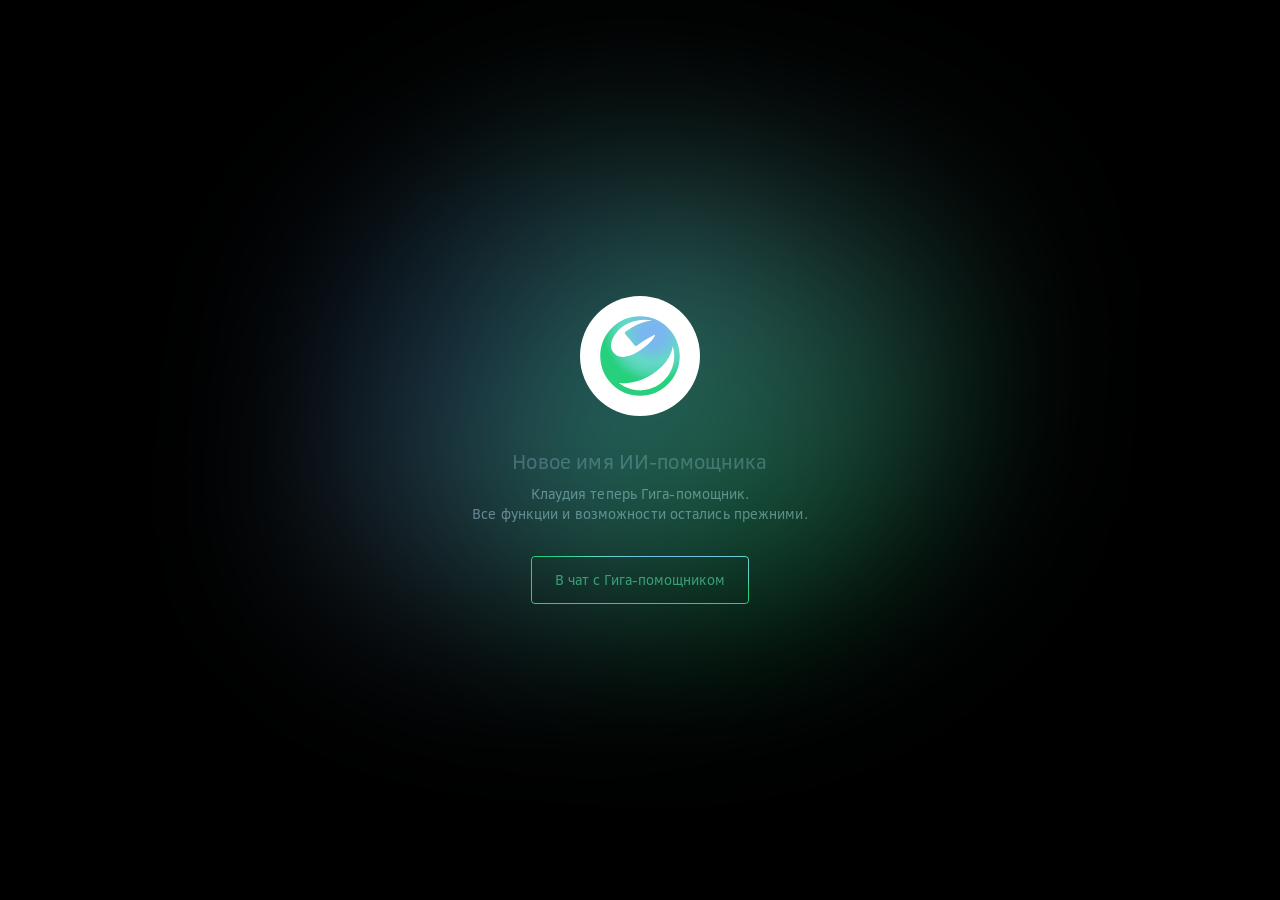
<file: anim-test/demo/index.html>
<!DOCTYPE html>
<html>
   <head>
      <meta charset="utf-8">
      <meta name="viewport" content="width=device-width, initial-scale=1, minimum-scale=1" />
      <link rel="stylesheet" href="./snipped.css">
   </head>
   <body>
<div class="cpcn_937f4_75b2e snipcss-7xgqb">
    <div class="cpcn_93471_81208">
        <div class="cpcn_0482a_81208">
            <div class="relative style-jxkWf" id="style-jxkWf"><svg width="100%" height="100%" viewBox="0 0 800 800" fill="none" style="filter: blur(80px);">
                    <ellipse fill="#5EB1FF" opacity="0.16351390680792974" cx="302.07906258583535" cy="347.92093741416465" rx="182.07906258583535" ry="137.92093741416465" />
                    <ellipse fill="url(#gradient1)" opacity="0.19147988631797488" cx="518.0866856136709" cy="401.91331438632915" rx="198.08668561367085" ry="151.91331438632915" />
                    <ellipse fill="#62D7C4" opacity="0.12037145548558328" cx="379.9690453762014" cy="250.0619092475972" rx="160.0619092475972" ry="119.9690453762014" />
                    <ellipse fill="#26D07C" opacity="0.20197768886748235" cx="446.9962814779137" cy="473.0037185220863" rx="183.00371852208627" ry="138.49814073895686" />
                    <ellipse fill="#78B9EC" opacity="0.15782176534907194" cx="283.5643530698144" cy="496.4356469301856" rx="173.5643530698144" ry="123.2178234650928" />
                    <ellipse fill="url(#gradient2)" opacity="0.13160844396305038" cx="539.8144103119557" cy="280.1855896880443" rx="174.81441031195573" ry="130.12372645869618" />
                    <defs>
                        <radialGradient id="gradient1" cx="0.5" cy="0.5" r="0.5">
                            <stop offset="0%" stop-color="#7CB5F2" />
                            <stop offset="20%" stop-color="#70C6DD" />
                            <stop offset="40%" stop-color="#64D8C7" />
                            <stop offset="60%" stop-color="#54D5B3" />
                            <stop offset="80%" stop-color="#40D39C" />
                            <stop offset="100%" stop-color="#26D07C" />
                        </radialGradient>
                        <radialGradient id="gradient2" cx="0.4" cy="0.4" r="0.6">
                            <stop offset="0%" stop-color="#78B9EC" />
                            <stop offset="30%" stop-color="#70C6DD" />
                            <stop offset="50%" stop-color="#5FD7C2" />
                            <stop offset="70%" stop-color="#62D7C4" />
                            <stop offset="100%" stop-color="#54D5B3" />
                        </radialGradient>
                    </defs>
                </svg></div>
        </div>
    </div>
    <div class="cpcn_bfd80_abd26"><svg class="cpcn_10271_abd26" width="100%" height="100%" viewBox="0 0 80 80" fill="none" xmlns="http://www.w3.org/2000/svg">
            <path d="M40 10C23.4301 10 10 23.4323 10 40C10 56.5677 23.4323 70 40 70C56.5677 70 70 56.5677 70 40C70 23.4323 56.5677 10 40 10ZM18.4881 34.5597C18.0863 33.285 18.0325 31.8261 18.3265 30.2327C18.8382 27.6158 20.1646 24.9473 22.162 22.5166L22.1912 22.4807C26.8078 16.3784 34.8403 12.7358 43.6785 12.7358C45.5009 12.7358 47.2941 12.8907 49.0402 13.1959C42.5271 13.7997 35.8121 16.6679 29.0634 21.7311C28.7761 21.9466 28.5921 22.272 28.5584 22.6289C28.5247 22.9857 28.6414 23.3426 28.8838 23.6096C31.0855 26.038 33.2895 28.6931 35.8143 31.9675C36.234 32.5129 37.0038 32.6274 37.5694 32.2256C42.6595 28.5786 47.0764 25.8764 51.3541 23.8049C51.1633 25.9976 48.23 29.3955 45.1642 31.9653C40.2626 35.9782 34.36 40.1504 27.7392 40.6845L27.4811 40.707C26.5071 40.7519 25.459 40.6374 24.3705 40.3681C21.7513 39.697 19.4419 37.41 18.4926 34.562L18.4881 34.5597ZM39.9798 65.9422C33.9695 65.9422 28.4394 63.8909 24.0473 60.4526C24.8867 60.5289 25.7709 60.5671 26.7337 60.5671C27.5395 60.5671 28.4013 60.5401 29.3282 60.4885C34.8044 60.089 40.4646 58.4574 45.6984 55.7754C50.9905 53.062 55.6026 49.3925 59.0432 45.153C61.274 42.3296 63.947 37.9913 64.7056 32.7329C64.7528 32.7979 64.7999 32.8653 64.847 32.9326C65.4979 35.2016 65.848 37.5986 65.848 40.0786C65.848 54.3637 54.2672 65.9445 39.982 65.9445L39.9798 65.9422Z" fill="url(#paint0_radial_7_73080)" />
            <defs>
                <radialGradient id="paint0_radial_7_73080" cx="0" cy="0" r="1" gradientUnits="userSpaceOnUse" gradientTransform="translate(49.525 23.0149) scale(55.5181)">
                    <stop offset="0.08" stop-color="#7CB5F2" />
                    <stop offset="0.17" stop-color="#78B9EC" />
                    <stop offset="0.28" stop-color="#70C6DD" />
                    <stop offset="0.38" stop-color="#64D8C7" />
                    <stop offset="0.44" stop-color="#5FD7C2" />
                    <stop offset="0.51" stop-color="#54D5B3" />
                    <stop offset="0.58" stop-color="#40D39C" />
                    <stop offset="0.66" stop-color="#26D07C" />
                </radialGradient>
            </defs>
        </svg></div>
    <div class="cpcn_e53e3_75b2e"><span class="cpcn_ac02f_44c2b cpcn_8befa_75b2e" data-family="sans" data-purpose="title" data-size="l">Новое имя ИИ-помощника</span>
        <div class="cpcn_0f94b_75b2e"><span class="cpcn_ac02f_44c2b cpcn_5124e_75b2e" data-family="sans" data-purpose="body" data-size="m">Клаудия теперь Гига-помощник.</span><span class="cpcn_ac02f_44c2b cpcn_5124e_75b2e" data-family="sans" data-purpose="body" data-size="m">Все функции и возможности остались прежними.</span></div>
    </div><button class="cpcn_d122b_97a56 cpcn_d122b_b657c cpcn_50f95_b657c cpcn_b1667_75b2e" data-size="l" data-appearance="primary" data-variant="label-only" tabindex="0" type="button"><span data-test-id="label" class="cpcn_8bdff_b657c">В чат с Гига-помощником</span></button>
</div>
   </body>
</html>
</file>
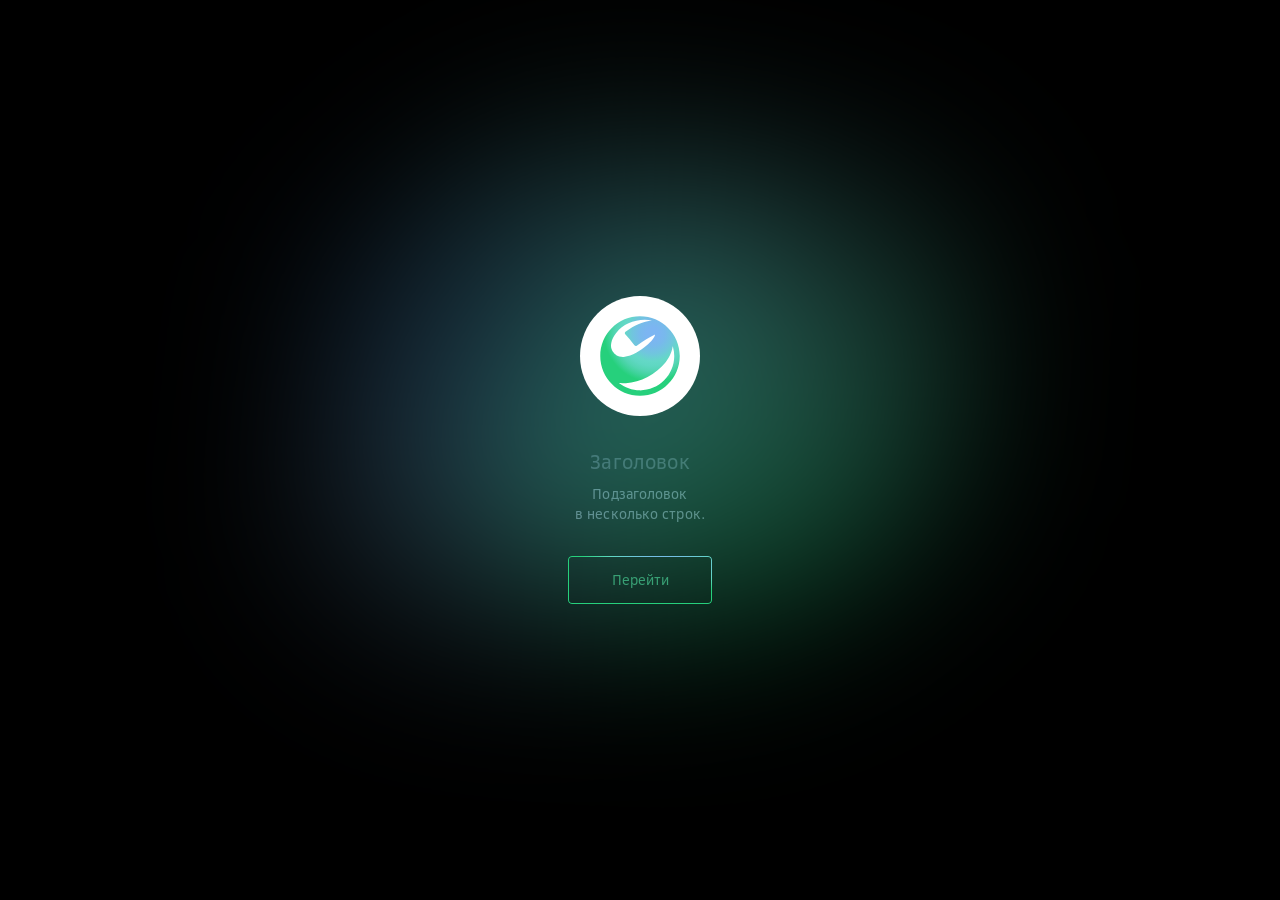
<file: fadeIn/demo/index.html>
<!DOCTYPE html>
<html>

<head>
    <meta charset="utf-8">
    <meta name="viewport" content="width=device-width, initial-scale=1, minimum-scale=1" />
    <link rel="stylesheet" href="./snipped.css">
</head>

<body>
    <div class="cpcn_937f4_75b2e snipcss-7xgqb">
        <div class="cpcn_93471_81208">
            <div class="cpcn_0482a_81208">
                <div class="relative style-jxkWf" id="style-jxkWf"><svg width="100%" height="100%" viewBox="0 0 800 800"
                        fill="none" style="filter: blur(80px);">
                        <ellipse fill="#5EB1FF" opacity="0.16351390680792974" cx="302.07906258583535"
                            cy="347.92093741416465" rx="182.07906258583535" ry="137.92093741416465" />
                        <ellipse fill="url(#gradient1)" opacity="0.19147988631797488" cx="518.0866856136709"
                            cy="401.91331438632915" rx="198.08668561367085" ry="151.91331438632915" />
                        <ellipse fill="#62D7C4" opacity="0.12037145548558328" cx="379.9690453762014"
                            cy="250.0619092475972" rx="160.0619092475972" ry="119.9690453762014" />
                        <ellipse fill="#26D07C" opacity="0.20197768886748235" cx="446.9962814779137"
                            cy="473.0037185220863" rx="183.00371852208627" ry="138.49814073895686" />
                        <ellipse fill="#78B9EC" opacity="0.15782176534907194" cx="283.5643530698144"
                            cy="496.4356469301856" rx="173.5643530698144" ry="123.2178234650928" />
                        <ellipse fill="url(#gradient2)" opacity="0.13160844396305038" cx="539.8144103119557"
                            cy="280.1855896880443" rx="174.81441031195573" ry="130.12372645869618" />
                        <defs>
                            <radialGradient id="gradient1" cx="0.5" cy="0.5" r="0.5">
                                <stop offset="0%" stop-color="#7CB5F2" />
                                <stop offset="20%" stop-color="#70C6DD" />
                                <stop offset="40%" stop-color="#64D8C7" />
                                <stop offset="60%" stop-color="#54D5B3" />
                                <stop offset="80%" stop-color="#40D39C" />
                                <stop offset="100%" stop-color="#26D07C" />
                            </radialGradient>
                            <radialGradient id="gradient2" cx="0.4" cy="0.4" r="0.6">
                                <stop offset="0%" stop-color="#78B9EC" />
                                <stop offset="30%" stop-color="#70C6DD" />
                                <stop offset="50%" stop-color="#5FD7C2" />
                                <stop offset="70%" stop-color="#62D7C4" />
                                <stop offset="100%" stop-color="#54D5B3" />
                            </radialGradient>
                        </defs>
                    </svg></div>
            </div>
        </div>
        <div class="cpcn_bfd80_abd26"><svg class="cpcn_10271_abd26" width="100%" height="100%" viewBox="0 0 80 80"
                fill="none" xmlns="http://www.w3.org/2000/svg">
                <path
                    d="M40 10C23.4301 10 10 23.4323 10 40C10 56.5677 23.4323 70 40 70C56.5677 70 70 56.5677 70 40C70 23.4323 56.5677 10 40 10ZM18.4881 34.5597C18.0863 33.285 18.0325 31.8261 18.3265 30.2327C18.8382 27.6158 20.1646 24.9473 22.162 22.5166L22.1912 22.4807C26.8078 16.3784 34.8403 12.7358 43.6785 12.7358C45.5009 12.7358 47.2941 12.8907 49.0402 13.1959C42.5271 13.7997 35.8121 16.6679 29.0634 21.7311C28.7761 21.9466 28.5921 22.272 28.5584 22.6289C28.5247 22.9857 28.6414 23.3426 28.8838 23.6096C31.0855 26.038 33.2895 28.6931 35.8143 31.9675C36.234 32.5129 37.0038 32.6274 37.5694 32.2256C42.6595 28.5786 47.0764 25.8764 51.3541 23.8049C51.1633 25.9976 48.23 29.3955 45.1642 31.9653C40.2626 35.9782 34.36 40.1504 27.7392 40.6845L27.4811 40.707C26.5071 40.7519 25.459 40.6374 24.3705 40.3681C21.7513 39.697 19.4419 37.41 18.4926 34.562L18.4881 34.5597ZM39.9798 65.9422C33.9695 65.9422 28.4394 63.8909 24.0473 60.4526C24.8867 60.5289 25.7709 60.5671 26.7337 60.5671C27.5395 60.5671 28.4013 60.5401 29.3282 60.4885C34.8044 60.089 40.4646 58.4574 45.6984 55.7754C50.9905 53.062 55.6026 49.3925 59.0432 45.153C61.274 42.3296 63.947 37.9913 64.7056 32.7329C64.7528 32.7979 64.7999 32.8653 64.847 32.9326C65.4979 35.2016 65.848 37.5986 65.848 40.0786C65.848 54.3637 54.2672 65.9445 39.982 65.9445L39.9798 65.9422Z"
                    fill="url(#paint0_radial_7_73080)" />
                <defs>
                    <radialGradient id="paint0_radial_7_73080" cx="0" cy="0" r="1" gradientUnits="userSpaceOnUse"
                        gradientTransform="translate(49.525 23.0149) scale(55.5181)">
                        <stop offset="0.08" stop-color="#7CB5F2" />
                        <stop offset="0.17" stop-color="#78B9EC" />
                        <stop offset="0.28" stop-color="#70C6DD" />
                        <stop offset="0.38" stop-color="#64D8C7" />
                        <stop offset="0.44" stop-color="#5FD7C2" />
                        <stop offset="0.51" stop-color="#54D5B3" />
                        <stop offset="0.58" stop-color="#40D39C" />
                        <stop offset="0.66" stop-color="#26D07C" />
                    </radialGradient>
                </defs>
            </svg></div>
        <div class="cpcn_e53e3_75b2e"><span class="cpcn_ac02f_44c2b cpcn_8befa_75b2e" data-family="sans"
                data-purpose="title" data-size="l">Заголовок</span>
            <div class="cpcn_0f94b_75b2e"><span class="cpcn_ac02f_44c2b cpcn_5124e_75b2e" data-family="sans"
                    data-purpose="body" data-size="m">Подзаголовок</span><span class="cpcn_ac02f_44c2b cpcn_5124e_75b2e"
                    data-family="sans" data-purpose="body" data-size="m">в несколько строк.</span></div>
        </div><button class="cpcn_d122b_97a56 cpcn_d122b_b657c cpcn_50f95_b657c cpcn_b1667_75b2e" data-size="l"
            data-appearance="primary" data-variant="label-only" tabindex="0" type="button"><span data-test-id="label"
                class="cpcn_8bdff_b657c">Перейти</span></button>
    </div>
</body>

</html>
</file>
<file: anim-test/demo/snipped.css>
@font-face {
  font-display: swap;
  font-family: SB Sans Interface;
  font-style: normal;
  font-weight: 600;
  src: url(./fonts/96014bf8703895b0656b.woff2) format('woff2'),
    url(./fonts/205a161c87a21df614a9.woff) format('woff');
}
@font-face {
  font-display: swap;
  font-family: SB Sans Interface;
  font-style: normal;
  font-weight: 300;
  src: url(./fonts/0e136363a22093080f95.woff2) format('woff2'),
    url(./fonts/d1a1ea04c2dd0bb26e98.woff) format('woff');
}
@font-face {
  font-display: swap;
  font-family: SB Sans Interface;
  font-style: normal;
  font-weight: 700;
  src: url(./fonts/1ecb622a1dde86c75960.woff2) format('woff2'),
    url(./fonts/d3a6f39495b9b8b1d106.woff) format('woff');
}
@font-face {
  font-display: swap;
  font-family: SB Sans Interface;
  font-style: normal;
  font-weight: 400;
  src: url(./fonts/b8dc05e02a26de192f04.woff2) format('woff2'),
    url(./fonts/56b486379ff76175e47a.woff) format('woff');
}
@font-face {
  font-display: swap;
  font-family: SB Sans Interface;
  font-style: normal;
  font-weight: 600;
  src: url(./fonts/SBSansInterface-Semibold.woff2) format('woff2'),
    url(./fonts/SBSansInterface-Semibold.woff) format('woff');
}
@font-face {
  font-display: swap;
  font-family: SB Sans Interface;
  font-style: normal;
  font-weight: 300;
  src: url(./fonts/SBSansInterface-Light.woff2) format('woff2'),
    url(./fonts/SBSansInterface-Light.woff) format('woff');
}
@font-face {
  font-display: swap;
  font-family: SB Sans Interface;
  font-style: normal;
  font-weight: 700;
  src: url(./fonts/SBSansInterface-Bold.woff2) format('woff2'),
    url(./fonts/SBSansInterface-Bold.woff) format('woff');
}
@font-face {
  font-display: swap;
  font-family: SB Sans Interface;
  font-style: normal;
  font-weight: 400;
  src: url(./fonts/SBSansInterface-Regular.woff2) format('woff2'),
    url(./fonts/SBSansInterface-Regular.woff) format('woff');
}
body {
  background-color: var(--sys-neutral-background2-level, #fff);
  color: var(--sys-neutral-text-main);
  background: var(--general-background-color);
  font-family: SB Sans Interface, Helvetica, Arial, sans-serif;
}
* {
  margin: 0;
  padding: 0;
  box-sizing: border-box;
  outline: none;
  border: none;
  -webkit-font-smoothing: antialiased;
  -moz-osx-font-smoothing: grayscale;
}

body {
  --background: var(--sys-neutral-background, #eeeff3);
  --spinner: var(--sys-neutral-accent-default, #787b8a);
  color: var(--sys-neutral-text-main);
}

body {
  padding: 0;
  margin: 0;
  height: 100%;
  width: 100%;
}

body {
  height: 100%;
}

body {
  background: var(--sys-neutral-background1-level, #fdfdfd);
  transition: all 0.4s ease-in-out;
}

body {
  color: var(--sys-neutral-text-main, #41424e);
  font-family: SB Sans Interface, Helvetica, Arial, sans-serif;
}

body {
  background: var(--general-background-color);
  -webkit-transition: all 0.4s ease-in-out;
  transition: all 0.4s ease-in-out;
}

body {
  color: var(--general-text-color);
  font-family: SB Sans Interface, Helvetica, Arial, sans-serif;
}

html {
  --sys-primary-accent-default: #389f74;
  --sys-primary-accent-hovered: #37946e;
}

html {
  padding: 0;
  margin: 0;
  height: 100%;
  width: 100%;
  background-color: #000;
}

html {
  overflow: hidden;
}

html {
  height: 100%;
}

:root {
  --color-grey-0: #fff;
  --color-grey-50: #f2f2f2;
  --color-grey-800: #333;
  --color-blue-grey-80: #4d5359;
  --color-blue-grey-90: #373e45;
}

.cpcn_937f4_75b2e {
  align-items: center;
  display: flex;
  flex-direction: column;
  height: 100%;
  justify-content: center;
  width: 100%;
}

.cpcn_937f4_75b2e {
  gap: 32px;
  position: relative;
}

body {
  color: var(--sys-neutral-text-main, #41424e);
  font-family: SB Sans Interface, Helvetica, Arial, sans-serif;
  fill: var(--sys-neutral-text-main, #41424e);
}

body {
  color: var(--general-text-color);
  font-family: SB Sans Interface, Helvetica, Arial, sans-serif;
  fill: var(--general-text-color);
}

.cpcn_93471_81208 {
  height: 100%;
  pointer-events: none;
  position: absolute;
  transform: translateY(-76px);
  width: 100%;
}

.cpcn_bfd80_abd26 {
  align-items: center;
  animation: cpcn_cdba1_abd26 1.5s ease-in-out forwards;
  animation-delay: 0.25s;
  display: flex;
  height: 120px;
  opacity: 0;
  position: relative;
  width: 120px;
}

.cpcn_bfd80_abd26:before {
  background-color: var(--sys-neutral-background2-level, #fff);
  border-radius: 50%;
  content: '';
  height: 100%;
  position: absolute;
  width: 100%;
}

.cpcn_e53e3_75b2e {
  animation: cpcn_cdba1_75b2e 2s ease-in-out forwards;
  animation-delay: 1s;
  gap: 8px;
  opacity: 0;
  text-align: center;
}

.cpcn_e53e3_75b2e {
  align-items: center;
  display: flex;
  flex-direction: column;
}

button {
  color: var(--sys-neutral-text-main, #41424e);
  font-family: SB Sans Interface, Helvetica, Arial, sans-serif;
  fill: var(--sys-neutral-text-main, #41424e);
}

button {
  color: var(--general-text-color);
  font-family: SB Sans Interface, Helvetica, Arial, sans-serif;
  fill: var(--general-text-color);
}

.cpcn_d122b_97a56 {
  align-items: center;
  background-color: transparent;
  border: 0 solid transparent;
  box-sizing: border-box;
  color: transparent;
  cursor: pointer;
  display: inline-flex;
  flex-shrink: 0;
  justify-content: center;
  margin: 0;
  outline: 0;
  outline-offset: 0;
  padding: 0;
  position: relative;
  text-decoration: none;
  text-transform: none;
}

.cpcn_b1667_75b2e {
  animation: cpcn_cdba1_75b2e 2s ease-in-out forwards;
  animation-delay: 1.5s;
  opacity: 0;
}

.cpcn_d122b_b657c.cpcn_50f95_b657c {
  display: inline-flex;
}

.cpcn_d122b_b657c.cpcn_50f95_b657c[data-appearance='primary'] {
  background-color: transparent;
  border: none;
}

.cpcn_d122b_b657c.cpcn_50f95_b657c[data-size='l'][data-variant='label-only'] {
  border-radius: var(--radius-button-l, 4px);
  border-width: var(--border-width-button-outline-single, 1px);
  height: var(--size-button-l, 48px);
  min-width: var(--size-button-mininal-width-l, 144px);
  padding-left: var(--space-button-l-from-label, 24px);
  padding-right: var(--space-button-l-from-label, 24px);
}

.cpcn_d122b_b657c.cpcn_50f95_b657c[data-appearance='primary']:before {
  background: radial-gradient(
    92.53% 92.53%at 65.87% 21.69%,
    #7cb5f2 15%,
    #5fd7c2 45%,
    #26d07c 65%
  );
  border-radius: inherit;
  content: '';
  inset: 0;
  -webkit-mask: linear-gradient(#fff 0 0) content-box, linear-gradient(#fff 0 0);
  mask: linear-gradient(#fff 0 0) content-box, linear-gradient(#fff 0 0);
  -webkit-mask-composite: xor;
  mask-composite: exclude;
  padding: 1px;
  pointer-events: none;
  position: absolute;
}

@media (hover: hover) {
  .cpcn_d122b_b657c.cpcn_50f95_b657c[data-appearance='primary']:hover {
    box-shadow: inset 0 0 1px 0 rgba(0, 0, 0, 0.149);
  }

  .cpcn_d122b_b657c.cpcn_50f95_b657c[data-appearance='primary']:hover
    .cpcn_1b51c_b657c,
  .cpcn_d122b_b657c.cpcn_50f95_b657c[data-appearance='primary']:hover:before {
    filter: brightness(0.9);
  }
}

.cpcn_0482a_81208 {
  bottom: 0;
  left: 0;
  overflow: hidden;
  position: absolute;
  right: 0;
  top: 0;
}

svg {
  display: block;
}

.cpcn_10271_abd26 {
  padding: 7px;
  position: relative;
}

.cpcn_ac02f_44c2b {
  box-sizing: border-box;
  margin: 0;
  max-width: 100%;
  overflow-wrap: break-word;
  padding: 0;
}

.cpcn_8befa_75b2e {
  color: var(--sys-neutral-text-main, #41424e);
}

.cpcn_ac02f_44c2b[data-family='sans'][data-purpose='title'][data-size='l'] {
  font-family: var(--sans-title-l-font-family, SB Sans Interface);
  font-size: var(--sans-title-l-font-size, 20px);
  font-weight: var(--sans-title-l-font-weight, Semibold);
  letter-spacing: var(--sans-title-l-letter-spacing, 0.15px);
  line-height: var(--sans-title-l-line-height, 28px);
  paragraph-spacing: var(--sans-title-l-paragraph-spacing, 11px);
}

.cpcn_0f94b_75b2e {
  align-items: center;
  display: flex;
  flex-direction: column;
}

.cpcn_d122b_97a56 > * {
  cursor: pointer;
}

.cpcn_d122b_b657c.cpcn_50f95_b657c[data-size='l'] .cpcn_8bdff_b657c {
  font-family: var(--sans-label-l-font-family, SB Sans Interface);
  font-size: var(--sans-label-l-font-size, 14px);
  font-weight: var(--sans-label-l-font-weight, Semibold);
  letter-spacing: var(--sans-label-l-letter-spacing, 0);
  line-height: var(--sans-label-l-line-height, 20px);
  paragraph-spacing: var(--sans-label-l-paragraph-spacing, 7.7px);
}

.cpcn_d122b_b657c.cpcn_50f95_b657c[data-appearance='primary']
  .cpcn_8bdff_b657c {
  color: var(--sys-primary-accent-default, #393a45);
}

@media (hover: hover) {
  .cpcn_d122b_b657c.cpcn_50f95_b657c[data-appearance='primary']:hover
    .cpcn_8bdff_b657c {
    color: var(--sys-primary-accent-hovered, #31323d);
  }
}

.cpcn_5124e_75b2e {
  color: var(--sys-neutral-text-support, #6d707f);
}

.cpcn_ac02f_44c2b[data-family='sans'][data-purpose='body'][data-size='m'] {
  font-family: var(--sans-body-m-font-family, SB Sans Interface);
  font-size: var(--sans-body-m-font-size, 14px);
  font-weight: var(--sans-body-m-font-weight, Regular);
  letter-spacing: var(--sans-body-m-letter-spacing, 0.1px);
  line-height: var(--sans-body-m-line-height, 20px);
  paragraph-spacing: var(--sans-body-m-paragraph-spacing, 7.7px);
}

@keyframes cpcn_cdba1_abd26 {
  0% {
    opacity: 0;
    opacity: 0;
  }
  100% {
    opacity: 1;
    opacity: 1;
  }
}
@keyframes cpcn_cdba1_75b2e {
  0% {
    opacity: 0;
    opacity: 0;
  }
  100% {
    opacity: 1;
    opacity: 1;
  }
}
/* These were inline style tags. Uses id+class to override almost everything */
#style-3MjIB.style-3MjIB {
  width: 100%;
  height: 100%;
  opacity: 1;
  transform: translateX(-13.9926px) translateY(34.1129px) rotate(3.97916deg);
}
/* These were inline style tags. Uses id+class to override almost everything */
#style-jxkWf.style-jxkWf {
  width: 100%;
  height: 100%;
  opacity: 1;
  transform: translateX(-13.9926px) translateY(34.1129px) rotate(3.97916deg);
}
</file>
<file: fadeIn/demo/snipped.css>
@font-face {
  font-display: swap;
  font-family: SB Sans Interface;
  font-style: normal;
  font-weight: 600;
  src: url(./fonts/96014bf8703895b0656b.woff2) format('woff2'),
    url(./fonts/205a161c87a21df614a9.woff) format('woff');
}
@font-face {
  font-display: swap;
  font-family: SB Sans Interface;
  font-style: normal;
  font-weight: 300;
  src: url(./fonts/0e136363a22093080f95.woff2) format('woff2'),
    url(./fonts/d1a1ea04c2dd0bb26e98.woff) format('woff');
}
@font-face {
  font-display: swap;
  font-family: SB Sans Interface;
  font-style: normal;
  font-weight: 700;
  src: url(./fonts/1ecb622a1dde86c75960.woff2) format('woff2'),
    url(./fonts/d3a6f39495b9b8b1d106.woff) format('woff');
}
@font-face {
  font-display: swap;
  font-family: SB Sans Interface;
  font-style: normal;
  font-weight: 400;
  src: url(./fonts/b8dc05e02a26de192f04.woff2) format('woff2'),
    url(./fonts/56b486379ff76175e47a.woff) format('woff');
}
@font-face {
  font-display: swap;
  font-family: SB Sans Interface;
  font-style: normal;
  font-weight: 600;
  src: url(./fonts/SBSansInterface-Semibold.woff2) format('woff2'),
    url(./fonts/SBSansInterface-Semibold.woff) format('woff');
}
@font-face {
  font-display: swap;
  font-family: SB Sans Interface;
  font-style: normal;
  font-weight: 300;
  src: url(./fonts/SBSansInterface-Light.woff2) format('woff2'),
    url(./fonts/SBSansInterface-Light.woff) format('woff');
}
@font-face {
  font-display: swap;
  font-family: SB Sans Interface;
  font-style: normal;
  font-weight: 700;
  src: url(./fonts/SBSansInterface-Bold.woff2) format('woff2'),
    url(./fonts/SBSansInterface-Bold.woff) format('woff');
}
@font-face {
  font-display: swap;
  font-family: SB Sans Interface;
  font-style: normal;
  font-weight: 400;
  src: url(./fonts/SBSansInterface-Regular.woff2) format('woff2'),
    url(./fonts/SBSansInterface-Regular.woff) format('woff');
}
body {
  background-color: var(--sys-neutral-background2-level, #fff);
  color: var(--sys-neutral-text-main);
  background: var(--general-background-color);
  font-family: SB Sans Interface, Helvetica, Arial, sans-serif;
}
* {
  margin: 0;
  padding: 0;
  box-sizing: border-box;
  outline: none;
  border: none;
  -webkit-font-smoothing: antialiased;
  -moz-osx-font-smoothing: grayscale;
}

body {
  --background: var(--sys-neutral-background, #eeeff3);
  --spinner: var(--sys-neutral-accent-default, #787b8a);
  color: var(--sys-neutral-text-main);
}

body {
  padding: 0;
  margin: 0;
  height: 100%;
  width: 100%;
}

body {
  height: 100%;
}

body {
  background: var(--sys-neutral-background1-level, #fdfdfd);
  transition: all 0.4s ease-in-out;
}

body {
  color: var(--sys-neutral-text-main, #41424e);
  font-family: SB Sans Interface, Helvetica, Arial, sans-serif;
}

body {
  background: var(--general-background-color);
  -webkit-transition: all 0.4s ease-in-out;
  transition: all 0.4s ease-in-out;
}

body {
  color: var(--general-text-color);
  font-family: SB Sans Interface, Helvetica, Arial, sans-serif;
}

html {
  --sys-primary-accent-default: #389f74;
  --sys-primary-accent-hovered: #37946e;
}

html {
  padding: 0;
  margin: 0;
  height: 100%;
  width: 100%;
  background-color: #000;
}

html {
  overflow: hidden;
}

html {
  height: 100%;
}

:root {
  --color-grey-0: #fff;
  --color-grey-50: #f2f2f2;
  --color-grey-800: #333;
  --color-blue-grey-80: #4d5359;
  --color-blue-grey-90: #373e45;
}

.cpcn_937f4_75b2e {
  align-items: center;
  display: flex;
  flex-direction: column;
  height: 100%;
  justify-content: center;
  width: 100%;
}

.cpcn_937f4_75b2e {
  gap: 32px;
  position: relative;
}

body {
  color: var(--sys-neutral-text-main, #41424e);
  font-family: SB Sans Interface, Helvetica, Arial, sans-serif;
  fill: var(--sys-neutral-text-main, #41424e);
}

body {
  color: var(--general-text-color);
  font-family: SB Sans Interface, Helvetica, Arial, sans-serif;
  fill: var(--general-text-color);
}

.cpcn_93471_81208 {
  height: 100%;
  pointer-events: none;
  position: absolute;
  transform: translateY(-76px);
  width: 100%;
}

.cpcn_bfd80_abd26 {
  align-items: center;
  animation: cpcn_cdba1_abd26 1.5s ease-in-out forwards;
  animation-delay: 0.25s;
  display: flex;
  height: 120px;
  opacity: 0;
  position: relative;
  width: 120px;
}

.cpcn_bfd80_abd26:before {
  background-color: var(--sys-neutral-background2-level, #fff);
  border-radius: 50%;
  content: '';
  height: 100%;
  position: absolute;
  width: 100%;
}

.cpcn_e53e3_75b2e {
  animation: cpcn_cdba1_75b2e 2s ease-in-out forwards;
  animation-delay: 1s;
  gap: 8px;
  opacity: 0;
  text-align: center;
}

.cpcn_e53e3_75b2e {
  align-items: center;
  display: flex;
  flex-direction: column;
}

button {
  color: var(--sys-neutral-text-main, #41424e);
  font-family: SB Sans Interface, Helvetica, Arial, sans-serif;
  fill: var(--sys-neutral-text-main, #41424e);
}

button {
  color: var(--general-text-color);
  font-family: SB Sans Interface, Helvetica, Arial, sans-serif;
  fill: var(--general-text-color);
}

.cpcn_d122b_97a56 {
  align-items: center;
  background-color: transparent;
  border: 0 solid transparent;
  box-sizing: border-box;
  color: transparent;
  cursor: pointer;
  display: inline-flex;
  flex-shrink: 0;
  justify-content: center;
  margin: 0;
  outline: 0;
  outline-offset: 0;
  padding: 0;
  position: relative;
  text-decoration: none;
  text-transform: none;
}

.cpcn_b1667_75b2e {
  animation: cpcn_cdba1_75b2e 2s ease-in-out forwards;
  animation-delay: 1.5s;
  opacity: 0;
}

.cpcn_d122b_b657c.cpcn_50f95_b657c {
  display: inline-flex;
}

.cpcn_d122b_b657c.cpcn_50f95_b657c[data-appearance='primary'] {
  background-color: transparent;
  border: none;
}

.cpcn_d122b_b657c.cpcn_50f95_b657c[data-size='l'][data-variant='label-only'] {
  border-radius: var(--radius-button-l, 4px);
  border-width: var(--border-width-button-outline-single, 1px);
  height: var(--size-button-l, 48px);
  min-width: var(--size-button-mininal-width-l, 144px);
  padding-left: var(--space-button-l-from-label, 24px);
  padding-right: var(--space-button-l-from-label, 24px);
}

.cpcn_d122b_b657c.cpcn_50f95_b657c[data-appearance='primary']:before {
  background: radial-gradient(
    92.53% 92.53%at 65.87% 21.69%,
    #7cb5f2 15%,
    #5fd7c2 45%,
    #26d07c 65%
  );
  border-radius: inherit;
  content: '';
  inset: 0;
  -webkit-mask: linear-gradient(#fff 0 0) content-box, linear-gradient(#fff 0 0);
  mask: linear-gradient(#fff 0 0) content-box, linear-gradient(#fff 0 0);
  -webkit-mask-composite: xor;
  mask-composite: exclude;
  padding: 1px;
  pointer-events: none;
  position: absolute;
}

@media (hover: hover) {
  .cpcn_d122b_b657c.cpcn_50f95_b657c[data-appearance='primary']:hover {
    box-shadow: inset 0 0 1px 0 rgba(0, 0, 0, 0.149);
  }

  .cpcn_d122b_b657c.cpcn_50f95_b657c[data-appearance='primary']:hover
    .cpcn_1b51c_b657c,
  .cpcn_d122b_b657c.cpcn_50f95_b657c[data-appearance='primary']:hover:before {
    filter: brightness(0.9);
  }
}

.cpcn_0482a_81208 {
  bottom: 0;
  left: 0;
  overflow: hidden;
  position: absolute;
  right: 0;
  top: 0;
}

svg {
  display: block;
}

.cpcn_10271_abd26 {
  padding: 7px;
  position: relative;
}

.cpcn_ac02f_44c2b {
  box-sizing: border-box;
  margin: 0;
  max-width: 100%;
  overflow-wrap: break-word;
  padding: 0;
}

.cpcn_8befa_75b2e {
  color: var(--sys-neutral-text-main, #41424e);
}

.cpcn_ac02f_44c2b[data-family='sans'][data-purpose='title'][data-size='l'] {
  font-family: var(--sans-title-l-font-family, SB Sans Interface);
  font-size: var(--sans-title-l-font-size, 20px);
  font-weight: var(--sans-title-l-font-weight, Semibold);
  letter-spacing: var(--sans-title-l-letter-spacing, 0.15px);
  line-height: var(--sans-title-l-line-height, 28px);
  paragraph-spacing: var(--sans-title-l-paragraph-spacing, 11px);
}

.cpcn_0f94b_75b2e {
  align-items: center;
  display: flex;
  flex-direction: column;
}

.cpcn_d122b_97a56 > * {
  cursor: pointer;
}

.cpcn_d122b_b657c.cpcn_50f95_b657c[data-size='l'] .cpcn_8bdff_b657c {
  font-family: var(--sans-label-l-font-family, SB Sans Interface);
  font-size: var(--sans-label-l-font-size, 14px);
  font-weight: var(--sans-label-l-font-weight, Semibold);
  letter-spacing: var(--sans-label-l-letter-spacing, 0);
  line-height: var(--sans-label-l-line-height, 20px);
  paragraph-spacing: var(--sans-label-l-paragraph-spacing, 7.7px);
}

.cpcn_d122b_b657c.cpcn_50f95_b657c[data-appearance='primary']
  .cpcn_8bdff_b657c {
  color: var(--sys-primary-accent-default, #393a45);
}

@media (hover: hover) {
  .cpcn_d122b_b657c.cpcn_50f95_b657c[data-appearance='primary']:hover
    .cpcn_8bdff_b657c {
    color: var(--sys-primary-accent-hovered, #31323d);
  }
}

.cpcn_5124e_75b2e {
  color: var(--sys-neutral-text-support, #6d707f);
}

.cpcn_ac02f_44c2b[data-family='sans'][data-purpose='body'][data-size='m'] {
  font-family: var(--sans-body-m-font-family, SB Sans Interface);
  font-size: var(--sans-body-m-font-size, 14px);
  font-weight: var(--sans-body-m-font-weight, Regular);
  letter-spacing: var(--sans-body-m-letter-spacing, 0.1px);
  line-height: var(--sans-body-m-line-height, 20px);
  paragraph-spacing: var(--sans-body-m-paragraph-spacing, 7.7px);
}

@keyframes cpcn_cdba1_abd26 {
  0% {
    opacity: 0;
    opacity: 0;
  }
  100% {
    opacity: 1;
    opacity: 1;
  }
}
@keyframes cpcn_cdba1_75b2e {
  0% {
    opacity: 0;
    opacity: 0;
  }
  100% {
    opacity: 1;
    opacity: 1;
  }
}
/* These were inline style tags. Uses id+class to override almost everything */
#style-3MjIB.style-3MjIB {
  width: 100%;
  height: 100%;
  opacity: 1;
  transform: translateX(-13.9926px) translateY(34.1129px) rotate(3.97916deg);
}
/* These were inline style tags. Uses id+class to override almost everything */
#style-jxkWf.style-jxkWf {
  width: 100%;
  height: 100%;
  opacity: 1;
  transform: translateX(-13.9926px) translateY(34.1129px) rotate(3.97916deg);
}
</file>
